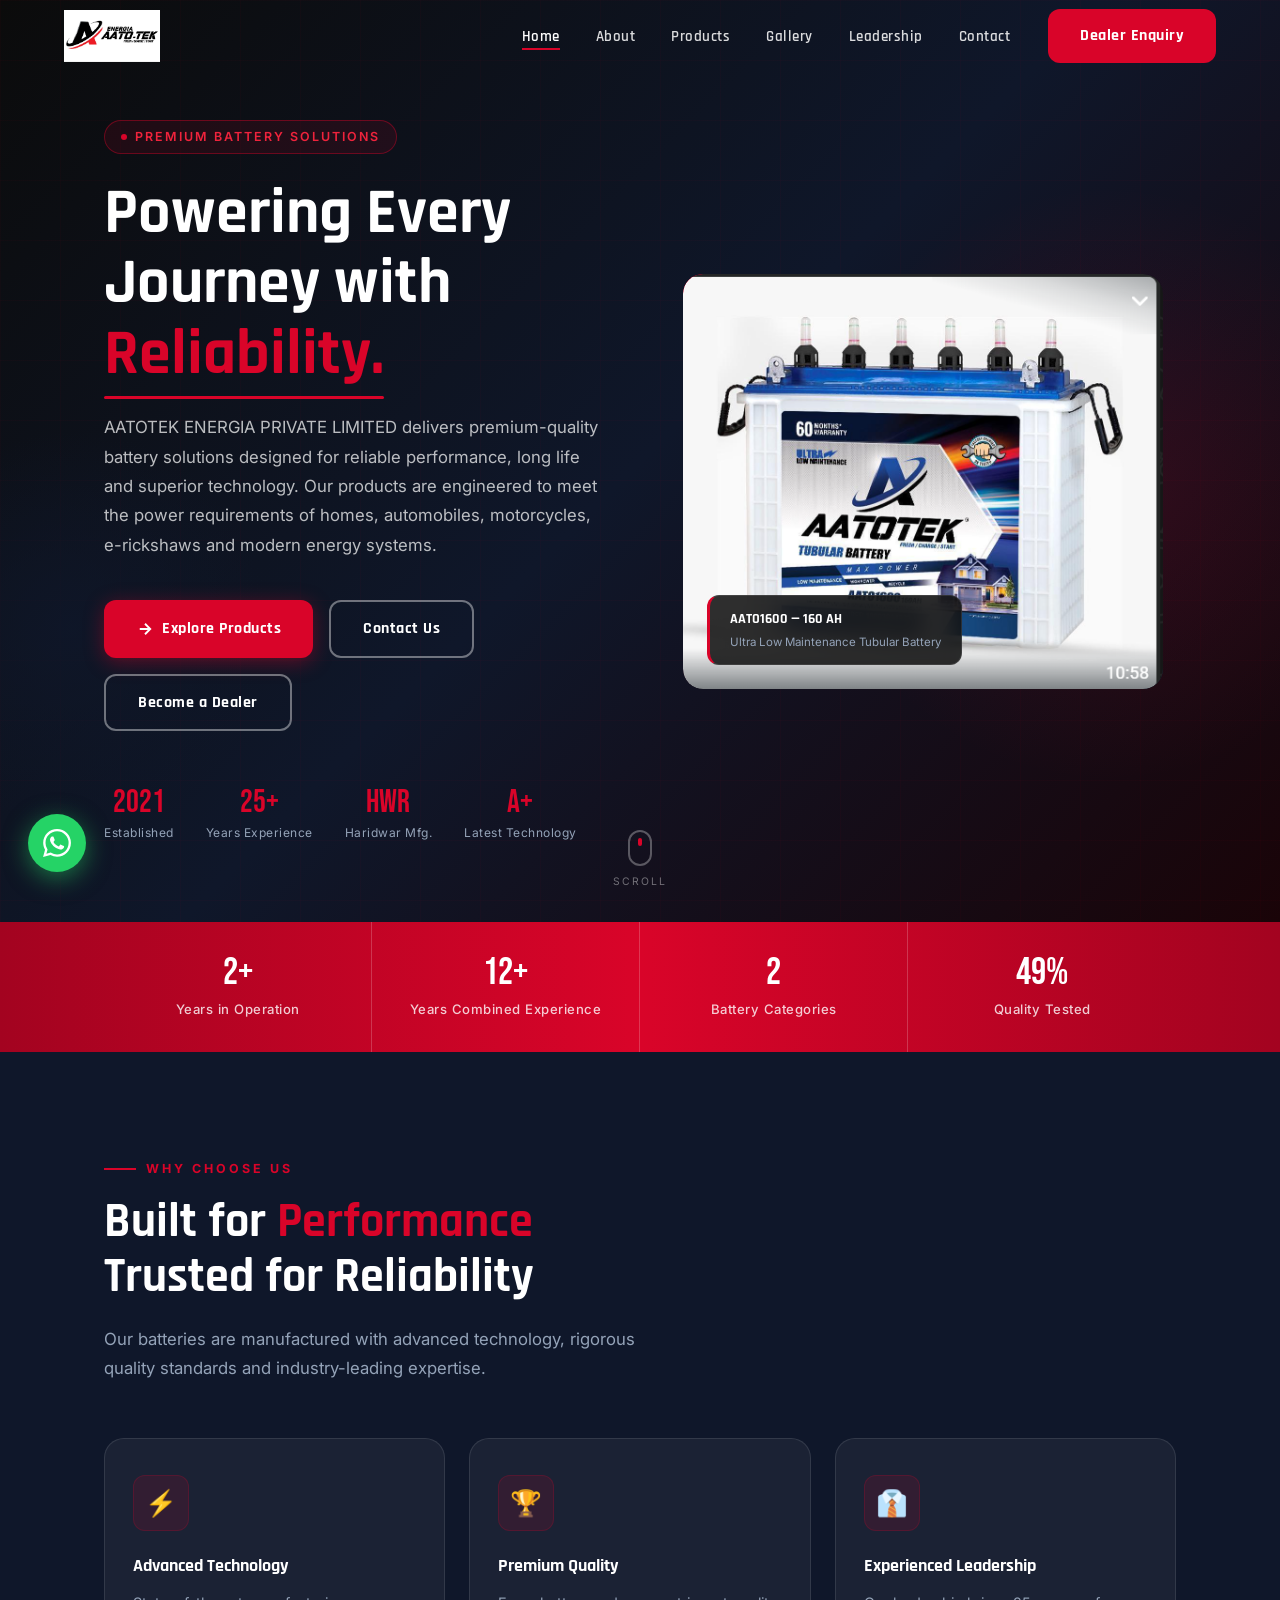
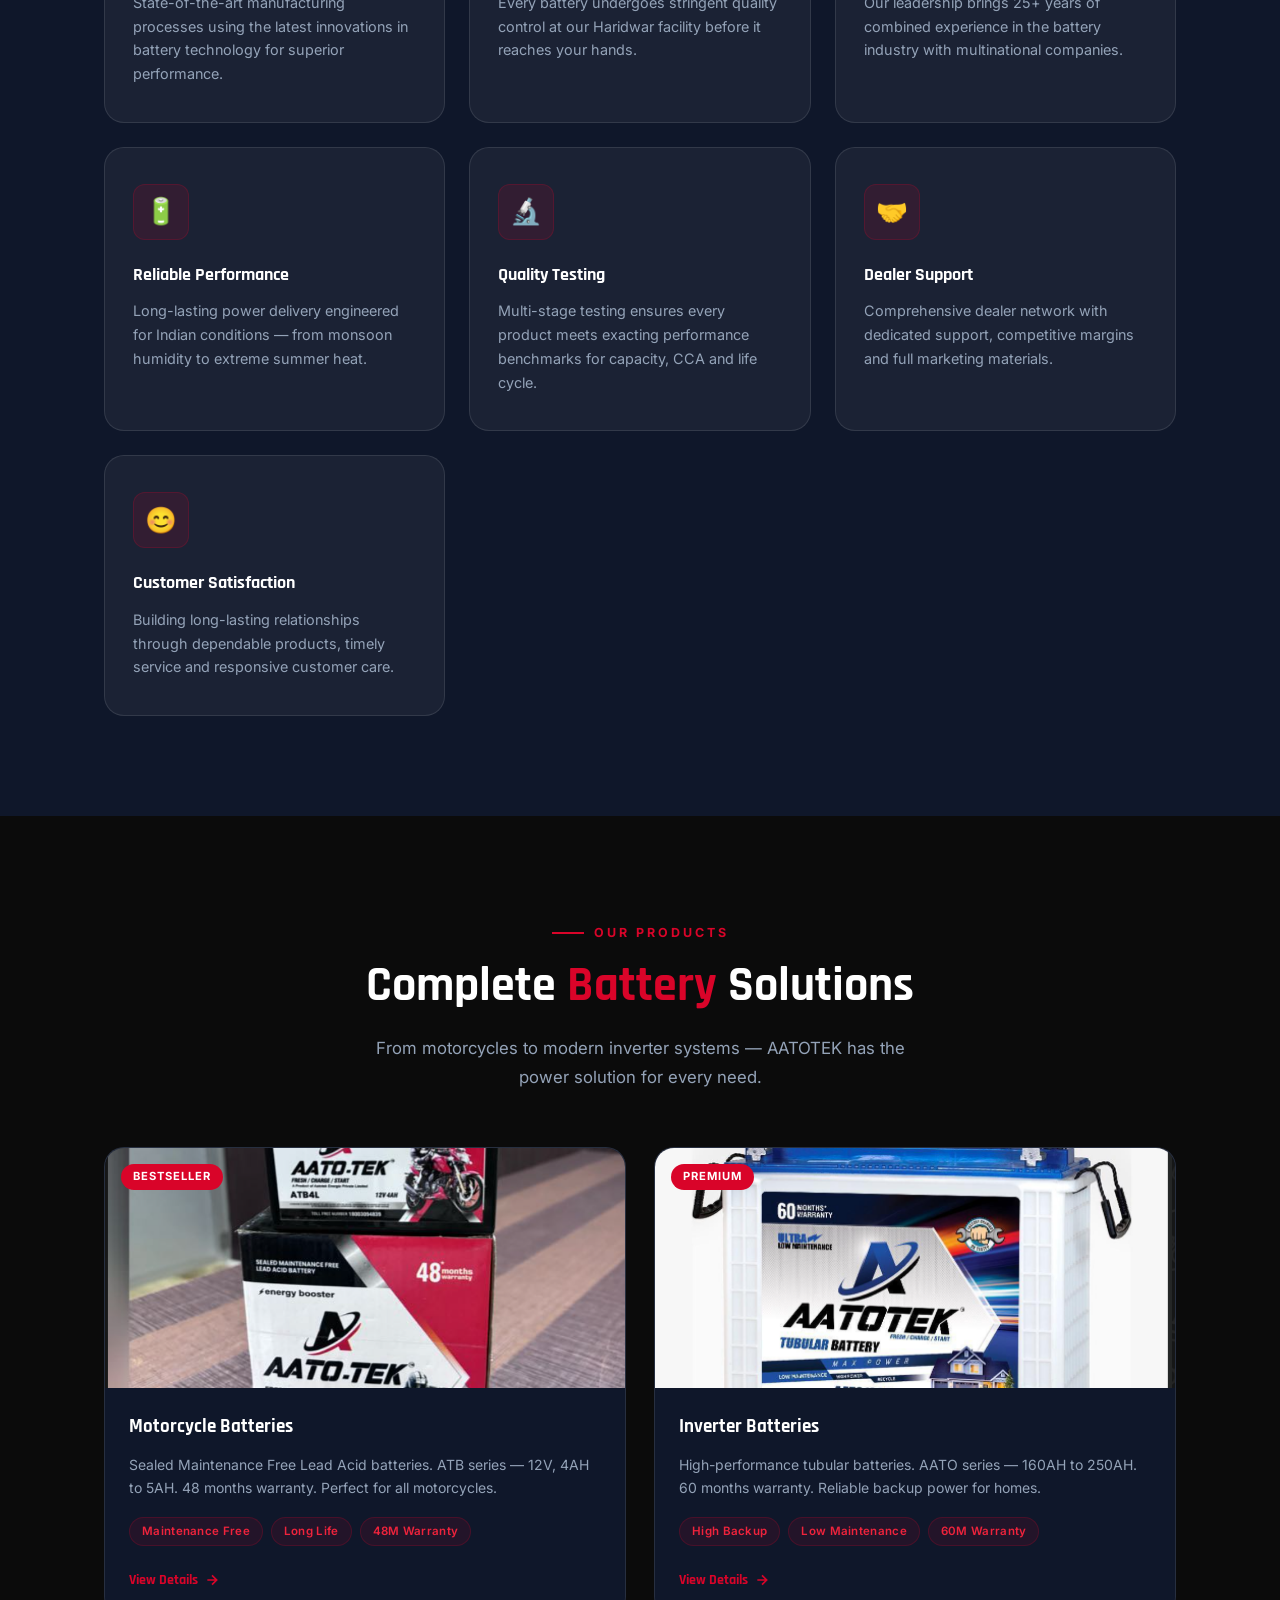
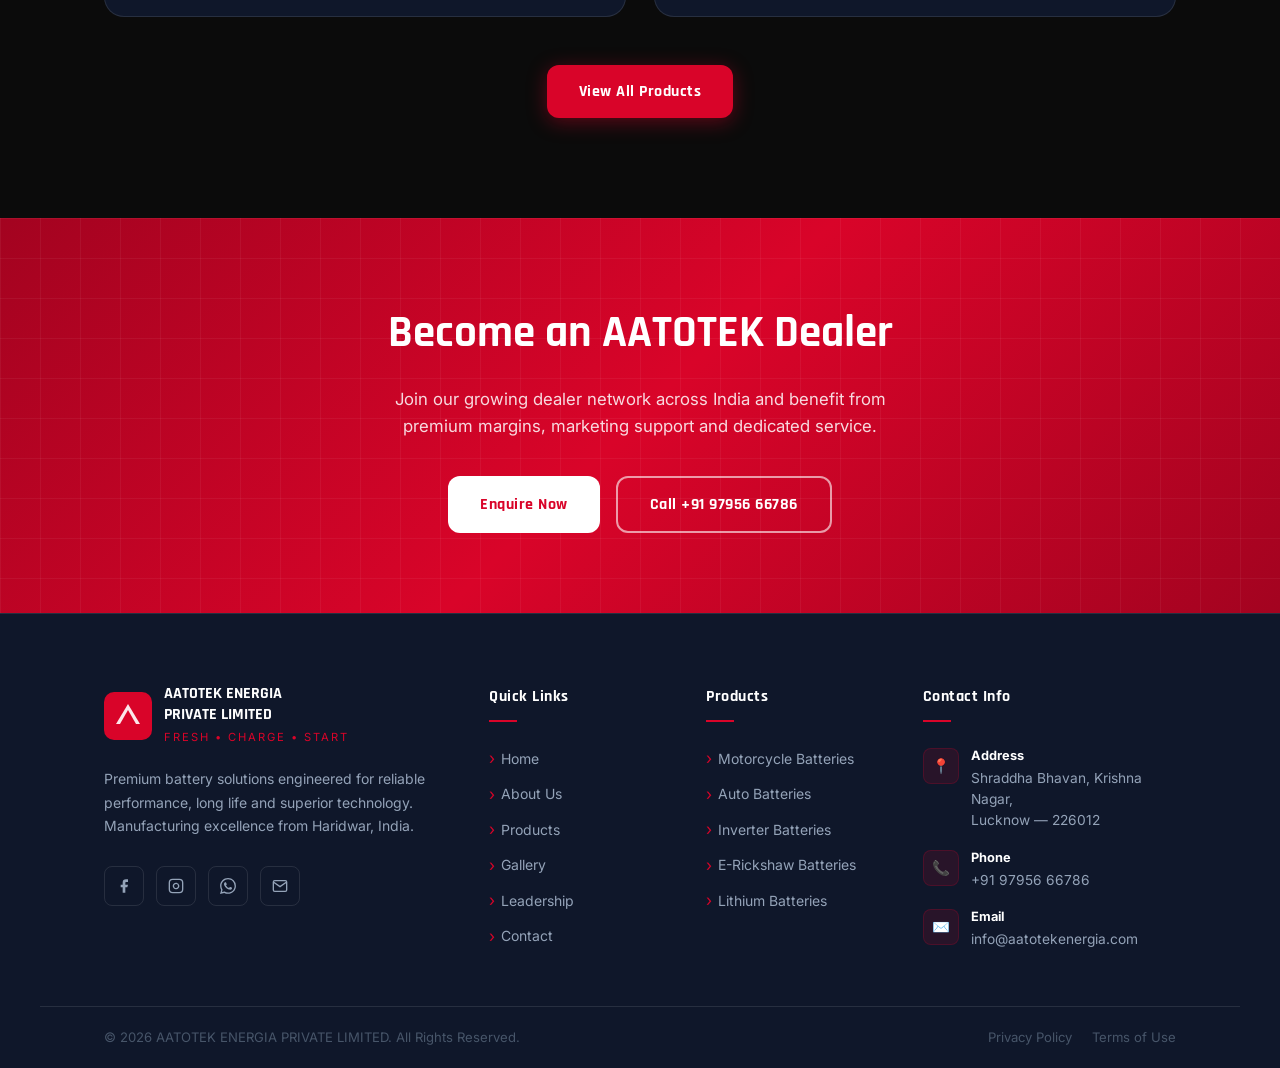
<file: index.html>
<!DOCTYPE html>
<html lang="en">
<head>
  <meta charset="UTF-8" />
  <meta name="viewport" content="width=device-width, initial-scale=1.0" />
  <meta name="description" content="AATOTEK ENERGIA PRIVATE LIMITED — Premium battery solutions for automobiles, motorcycles, inverters, e-rickshaws and modern energy systems. Fresh. Charge. Start." />
  <meta name="keywords" content="AATOTEK, battery, inverter battery, motorcycle battery, auto battery, e-rickshaw battery, Haridwar, India" />
  <title>AATOTEK ENERGIA PRIVATE LIMITED — Fresh • Charge • Start</title>
  <link rel="stylesheet" href="style.css" />
  <link rel="preconnect" href="https://fonts.googleapis.com" />
  <link rel="preconnect" href="https://fonts.gstatic.com" crossorigin />
  <style>
    .nav-logo-img { height: 52px; width: auto; display: block; }
    .loader-logo-img { height: 72px; width: auto; display: block; }
    @media (max-width: 768px) { .nav-logo-img { height: 40px; } }
  </style>
</head>
<body>

  <!-- Loading Screen -->
  <div id="loader">
    <img src="images/aatotek-logo.jpeg" alt="AATOTEK ENERGIA" class="loader-logo-img" />
    <div class="loader-bar"><div class="loader-bar-fill"></div></div>
  </div>

  <!-- Navbar -->
  <nav class="navbar" id="navbar">
    <a href="index.html" class="nav-logo">
      <img src="images/aatotek-logo.jpeg" alt="AATOTEK ENERGIA — Fresh, Charge, Start" class="nav-logo-img" />
    </a>
    <ul class="nav-menu">
      <li><a href="index.html" class="nav-link">Home</a></li>
      <li><a href="about.html" class="nav-link">About</a></li>
      <li><a href="products.html" class="nav-link">Products</a></li>
      <li><a href="gallery.html" class="nav-link">Gallery</a></li>
      <li><a href="leadership.html" class="nav-link">Leadership</a></li>
      <li><a href="contact.html" class="nav-link">Contact</a></li>
      <li><a href="contact.html#dealer" class="btn-dealer-nav btn">Dealer Enquiry</a></li>
    </ul>
    <button class="hamburger" aria-label="Toggle menu">
      <span></span><span></span><span></span>
    </button>
  </nav>

  <!-- Hero Section -->
  <section class="hero" id="home">
    <div class="hero-bg-grid"></div>
    <div class="hero-bg-glow"></div>
    <div class="hero-bg-glow2"></div>
    <div class="hero-content">
      <div class="hero-text">
        <div class="hero-badge">
          <span class="hero-badge-dot"></span>
          Premium Battery Solutions
        </div>
        <h1 class="hero-title">
          Powering Every<br>
          Journey with<br>
          <span class="accent underline-red">Reliability.</span>
        </h1>
        <p class="hero-desc">
          AATOTEK ENERGIA PRIVATE LIMITED delivers premium-quality battery solutions designed for reliable performance, long life and superior technology. Our products are engineered to meet the power requirements of homes, automobiles, motorcycles, e-rickshaws and modern energy systems.
        </p>
        <div class="hero-actions">
          <a href="products.html" class="btn btn-primary">
            <svg width="18" height="18" viewBox="0 0 24 24" fill="none" stroke="currentColor" stroke-width="2.5"><path d="M5 12h14M12 5l7 7-7 7"/></svg>
            Explore Products
          </a>
          <a href="contact.html" class="btn btn-outline">Contact Us</a>
          <a href="contact.html#dealer" class="btn btn-outline">Become a Dealer</a>
        </div>
        <div class="hero-stats">
          <div class="hero-stat">
            <div class="hero-stat-num">2021</div>
            <div class="hero-stat-label">Established</div>
          </div>
          <div class="hero-stat">
            <div class="hero-stat-num">25+</div>
            <div class="hero-stat-label">Years Experience</div>
          </div>
          <div class="hero-stat">
            <div class="hero-stat-num">HWR</div>
            <div class="hero-stat-label">Haridwar Mfg.</div>
          </div>
          <div class="hero-stat">
            <div class="hero-stat-num">A+</div>
            <div class="hero-stat-label">Latest Technology</div>
          </div>
        </div>
      </div>
      <div class="hero-image-side">
        <div class="hero-img-wrapper">
          <img
            src="images/{7BBE0A62-1DCE-469D-A2FA-1609CCDD70B9}.png"
            alt="AATOTEK Tubular Battery AATO1600"
            class="hero-main-img"
          />
          <div class="hero-img-badge">
            <div class="hero-img-badge-title">AATO1600 — 160 AH</div>
            <div class="hero-img-badge-sub">Ultra Low Maintenance Tubular Battery</div>
          </div>
        </div>
      </div>
    </div>
    <div class="scroll-indicator">
      <div class="scroll-mouse"><div class="scroll-mouse-dot"></div></div>
      <span class="scroll-label">Scroll</span>
    </div>
  </section>

  <!-- Stats Strip -->
  <div class="stats-strip">
    <div class="stats-strip-inner">
      <div class="stat-item">
        <div class="stat-number" data-count="5" data-suffix="+">5+</div>
        <div class="stat-label">Years in Operation</div>
      </div>
      <div class="stat-item">
        <div class="stat-number" data-count="25" data-suffix="+">25+</div>
        <div class="stat-label">Years Combined Experience</div>
      </div>
      <div class="stat-item">
        <div class="stat-number" data-count="5" data-suffix="">5</div>
        <div class="stat-label">Battery Categories</div>
      </div>
      <div class="stat-item">
        <div class="stat-number" data-count="100" data-suffix="%">100%</div>
        <div class="stat-label">Quality Tested</div>
      </div>
    </div>
  </div>

  <!-- Why Choose Us -->
  <section class="why-section section-pad">
    <div class="section-inner">
      <div class="reveal">
        <div class="section-label">Why Choose Us</div>
        <h2 class="section-title">Built for <span>Performance</span><br>Trusted for Reliability</h2>
        <p class="section-subtitle">Our batteries are manufactured with advanced technology, rigorous quality standards and industry-leading expertise.</p>
      </div>
      <div class="why-grid">
        <div class="why-card reveal reveal-delay-1">
          <div class="why-icon">⚡</div>
          <h3 class="why-card-title">Advanced Technology</h3>
          <p class="why-card-desc">State-of-the-art manufacturing processes using the latest innovations in battery technology for superior performance.</p>
        </div>
        <div class="why-card reveal reveal-delay-2">
          <div class="why-icon">🏆</div>
          <h3 class="why-card-title">Premium Quality</h3>
          <p class="why-card-desc">Every battery undergoes stringent quality control at our Haridwar facility before it reaches your hands.</p>
        </div>
        <div class="why-card reveal reveal-delay-3">
          <div class="why-icon">👔</div>
          <h3 class="why-card-title">Experienced Leadership</h3>
          <p class="why-card-desc">Our leadership brings 25+ years of combined experience in the battery industry with multinational companies.</p>
        </div>
        <div class="why-card reveal reveal-delay-4">
          <div class="why-icon">🔋</div>
          <h3 class="why-card-title">Reliable Performance</h3>
          <p class="why-card-desc">Long-lasting power delivery engineered for Indian conditions — from monsoon humidity to extreme summer heat.</p>
        </div>
        <div class="why-card reveal reveal-delay-5">
          <div class="why-icon">🔬</div>
          <h3 class="why-card-title">Quality Testing</h3>
          <p class="why-card-desc">Multi-stage testing ensures every product meets exacting performance benchmarks for capacity, CCA and life cycle.</p>
        </div>
        <div class="why-card reveal reveal-delay-6">
          <div class="why-icon">🤝</div>
          <h3 class="why-card-title">Dealer Support</h3>
          <p class="why-card-desc">Comprehensive dealer network with dedicated support, competitive margins and full marketing materials.</p>
        </div>
        <div class="why-card reveal">
          <div class="why-icon">😊</div>
          <h3 class="why-card-title">Customer Satisfaction</h3>
          <p class="why-card-desc">Building long-lasting relationships through dependable products, timely service and responsive customer care.</p>
        </div>
      </div>
    </div>
  </section>

  <!-- Products Preview -->
  <section class="products-section section-pad">
    <div class="section-inner">
      <div class="reveal" style="text-align:center;">
        <div class="section-label" style="justify-content:center;">Our Products</div>
        <h2 class="section-title">Complete <span>Battery</span> Solutions</h2>
        <p class="section-subtitle" style="margin:0 auto;">From motorcycles to modern inverter systems — AATOTEK has the power solution for every need.</p>
      </div>
      <div class="products-grid">
        <div class="product-card reveal reveal-delay-1">
          <div class="product-img-wrap">
            <img src="images/{9180F7CE-76A3-445F-A583-B44F1D168C90}.png" alt="AATOTEK Motorcycle Battery ATB Series" />
            <span class="product-badge">Bestseller</span>
          </div>
          <div class="product-body">
            <h3 class="product-title">Motorcycle Batteries</h3>
            <p class="product-desc">Sealed Maintenance Free Lead Acid batteries. ATB series — 12V, 4AH to 5AH. 48 months warranty. Perfect for all motorcycles.</p>
            <div class="product-features">
              <span class="feature-tag">Maintenance Free</span>
              <span class="feature-tag">Long Life</span>
              <span class="feature-tag">48M Warranty</span>
            </div>
            <a href="products.html" class="product-link">
              View Details
              <svg width="16" height="16" viewBox="0 0 24 24" fill="none" stroke="currentColor" stroke-width="2.5"><path d="M5 12h14M12 5l7 7-7 7"/></svg>
            </a>
          </div>
        </div>
        <div class="product-card reveal reveal-delay-2">
          <div class="product-img-wrap">
            <img src="images/{7BBE0A62-1DCE-469D-A2FA-1609CCDD70B9}.png" alt="AATOTEK Tubular Inverter Battery AATO1600" />
            <span class="product-badge">Premium</span>
          </div>
          <div class="product-body">
            <h3 class="product-title">Inverter Batteries</h3>
            <p class="product-desc">High-performance tubular batteries. AATO series — 160AH to 250AH. 60 months warranty. Reliable backup power for homes.</p>
            <div class="product-features">
              <span class="feature-tag">High Backup</span>
              <span class="feature-tag">Low Maintenance</span>
              <span class="feature-tag">60M Warranty</span>
            </div>
            <a href="products.html" class="product-link">
              View Details
              <svg width="16" height="16" viewBox="0 0 24 24" fill="none" stroke="currentColor" stroke-width="2.5"><path d="M5 12h14M12 5l7 7-7 7"/></svg>
            </a>
          </div>
        </div>
      </div>
      <div style="text-align:center;margin-top:48px;" class="reveal">
        <a href="products.html" class="btn btn-primary">View All Products</a>
      </div>
    </div>
  </section>

  <!-- CTA Band -->
  <div class="cta-band">
    <div class="cta-band-inner">
      <h2 class="cta-title">Become an AATOTEK Dealer</h2>
      <p class="cta-sub">Join our growing dealer network across India and benefit from premium margins, marketing support and dedicated service.</p>
      <div class="cta-actions">
        <a href="contact.html#dealer" class="btn btn-white">Enquire Now</a>
        <a href="tel:+919795666786" class="btn btn-outline-white">Call +91 97956 66786</a>
      </div>
    </div>
  </div>

  <!-- Footer -->
  <footer>
    <div class="footer-main">
      <div class="footer-brand">
        <div class="footer-logo-wrap">
          <div class="footer-logo-icon">
            <svg width="28" height="28" viewBox="0 0 28 28" fill="none">
              <path d="M14 2L26 22H2L14 2Z" fill="white" opacity="0.9"/>
              <path d="M14 8L22 22H6L14 8Z" fill="#D90429"/>
            </svg>
          </div>
          <div>
            <div class="footer-company-name">AATOTEK ENERGIA<br>PRIVATE LIMITED</div>
            <div class="footer-tagline">FRESH &bull; CHARGE &bull; START</div>
          </div>
        </div>
        <p class="footer-desc">Premium battery solutions engineered for reliable performance, long life and superior technology. Manufacturing excellence from Haridwar, India.</p>
        <div class="footer-socials">
          <a href="#" class="social-btn" aria-label="Facebook">
            <svg width="16" height="16" viewBox="0 0 24 24" fill="currentColor"><path d="M18 2h-3a5 5 0 0 0-5 5v3H7v4h3v8h4v-8h3l1-4h-4V7a1 1 0 0 1 1-1h3z"/></svg>
          </a>
          <a href="#" class="social-btn" aria-label="Instagram">
            <svg width="16" height="16" viewBox="0 0 24 24" fill="none" stroke="currentColor" stroke-width="2"><rect x="2" y="2" width="20" height="20" rx="5" ry="5"/><path d="M16 11.37A4 4 0 1 1 12.63 8 4 4 0 0 1 16 11.37z"/><line x1="17.5" y1="6.5" x2="17.51" y2="6.5"/></svg>
          </a>
          <a href="https://wa.me/919795666786" class="social-btn" aria-label="WhatsApp">
            <svg width="16" height="16" viewBox="0 0 24 24" fill="currentColor"><path d="M17.472 14.382c-.297-.149-1.758-.867-2.03-.967-.273-.099-.471-.148-.67.15-.197.297-.767.966-.94 1.164-.173.199-.347.223-.644.075-.297-.15-1.255-.463-2.39-1.475-.883-.788-1.48-1.761-1.653-2.059-.173-.297-.018-.458.13-.606.134-.133.298-.347.446-.52.149-.174.198-.298.298-.497.099-.198.05-.371-.025-.52-.075-.149-.669-1.612-.916-2.207-.242-.579-.487-.5-.669-.51-.173-.008-.371-.01-.57-.01-.198 0-.52.074-.792.372-.272.297-1.04 1.016-1.04 2.479 0 1.462 1.065 2.875 1.213 3.074.149.198 2.096 3.2 5.077 4.487.709.306 1.262.489 1.694.625.712.227 1.36.195 1.871.118.571-.085 1.758-.719 2.006-1.413.248-.694.248-1.289.173-1.413-.074-.124-.272-.198-.57-.347m-5.421 7.403h-.004a9.87 9.87 0 0 1-5.031-1.378l-.361-.214-3.741.982.998-3.648-.235-.374a9.86 9.86 0 0 1-1.51-5.26c.001-5.45 4.436-9.884 9.888-9.884 2.64 0 5.122 1.03 6.988 2.898a9.825 9.825 0 0 1 2.893 6.994c-.003 5.45-4.437 9.884-9.885 9.884m8.413-18.297A11.815 11.815 0 0 0 12.05 0C5.495 0 .16 5.335.157 11.892c0 2.096.547 4.142 1.588 5.945L.057 24l6.305-1.654a11.882 11.882 0 0 0 5.683 1.448h.005c6.554 0 11.89-5.335 11.893-11.893a11.821 11.821 0 0 0-3.48-8.413z"/></svg>
          </a>
          <a href="mailto:info@aatotekenergia.com" class="social-btn" aria-label="Email">
            <svg width="16" height="16" viewBox="0 0 24 24" fill="none" stroke="currentColor" stroke-width="2"><path d="M4 4h16c1.1 0 2 .9 2 2v12c0 1.1-.9 2-2 2H4c-1.1 0-2-.9-2-2V6c0-1.1.9-2 2-2z"/><polyline points="22,6 12,13 2,6"/></svg>
          </a>
        </div>
      </div>
      <div>
        <h4 class="footer-col-title">Quick Links</h4>
        <ul class="footer-links">
          <li><a href="index.html" class="footer-link">Home</a></li>
          <li><a href="about.html" class="footer-link">About Us</a></li>
          <li><a href="products.html" class="footer-link">Products</a></li>
          <li><a href="gallery.html" class="footer-link">Gallery</a></li>
          <li><a href="leadership.html" class="footer-link">Leadership</a></li>
          <li><a href="contact.html" class="footer-link">Contact</a></li>
        </ul>
      </div>
      <div>
        <h4 class="footer-col-title">Products</h4>
        <ul class="footer-links">
          <li><a href="products.html" class="footer-link">Motorcycle Batteries</a></li>
          <li><a href="products.html" class="footer-link">Auto Batteries</a></li>
          <li><a href="products.html" class="footer-link">Inverter Batteries</a></li>
          <li><a href="products.html" class="footer-link">E-Rickshaw Batteries</a></li>
          <li><a href="products.html" class="footer-link">Lithium Batteries</a></li>
        </ul>
      </div>
      <div>
        <h4 class="footer-col-title">Contact Info</h4>
        <div class="footer-contact-item">
          <div class="footer-contact-icon">📍</div>
          <div class="footer-contact-text">
            <strong>Address</strong>
            Shraddha Bhavan, Krishna Nagar,<br>Lucknow — 226012
          </div>
        </div>
        <div class="footer-contact-item">
          <div class="footer-contact-icon">📞</div>
          <div class="footer-contact-text">
            <strong>Phone</strong>
            <a href="tel:+919795666786" style="color:inherit;">+91 97956 66786</a>
          </div>
        </div>
        <div class="footer-contact-item">
          <div class="footer-contact-icon">✉️</div>
          <div class="footer-contact-text">
            <strong>Email</strong>
            <a href="mailto:info@aatotekenergia.com" style="color:inherit;">info@aatotekenergia.com</a>
          </div>
        </div>
      </div>
    </div>
    <div class="footer-bottom">
      <p class="footer-copy">&copy; 2026 AATOTEK ENERGIA PRIVATE LIMITED. All Rights Reserved.</p>
      <div class="footer-bottom-links">
        <a href="#" class="footer-bottom-link">Privacy Policy</a>
        <a href="#" class="footer-bottom-link">Terms of Use</a>
      </div>
    </div>
  </footer>

  <!-- WhatsApp Float -->
  <a href="https://wa.me/919795666786" class="whatsapp-float" target="_blank" rel="noopener" aria-label="WhatsApp">
    <svg width="28" height="28" viewBox="0 0 24 24" fill="white"><path d="M17.472 14.382c-.297-.149-1.758-.867-2.03-.967-.273-.099-.471-.148-.67.15-.197.297-.767.966-.94 1.164-.173.199-.347.223-.644.075-.297-.15-1.255-.463-2.39-1.475-.883-.788-1.48-1.761-1.653-2.059-.173-.297-.018-.458.13-.606.134-.133.298-.347.446-.52.149-.174.198-.298.298-.497.099-.198.05-.371-.025-.52-.075-.149-.669-1.612-.916-2.207-.242-.579-.487-.5-.669-.51-.173-.008-.371-.01-.57-.01-.198 0-.52.074-.792.372-.272.297-1.04 1.016-1.04 2.479 0 1.462 1.065 2.875 1.213 3.074.149.198 2.096 3.2 5.077 4.487.709.306 1.262.489 1.694.625.712.227 1.36.195 1.871.118.571-.085 1.758-.719 2.006-1.413.248-.694.248-1.289.173-1.413-.074-.124-.272-.198-.57-.347m-5.421 7.403h-.004a9.87 9.87 0 0 1-5.031-1.378l-.361-.214-3.741.982.998-3.648-.235-.374a9.86 9.86 0 0 1-1.51-5.26c.001-5.45 4.436-9.884 9.888-9.884 2.64 0 5.122 1.03 6.988 2.898a9.825 9.825 0 0 1 2.893 6.994c-.003 5.45-4.437 9.884-9.885 9.884m8.413-18.297A11.815 11.815 0 0 0 12.05 0C5.495 0 .16 5.335.157 11.892c0 2.096.547 4.142 1.588 5.945L.057 24l6.305-1.654a11.882 11.882 0 0 0 5.683 1.448h.005c6.554 0 11.89-5.335 11.893-11.893a11.821 11.821 0 0 0-3.48-8.413z"/></svg>
  </a>

  <!-- Back To Top -->
  <button class="back-top" aria-label="Back to top">
    <svg width="20" height="20" viewBox="0 0 24 24" fill="none" stroke="currentColor" stroke-width="2.5"><path d="M18 15l-6-6-6 6"/></svg>
  </button>

  <script src="js/script.js"></script>
</body>
</html>
</file>
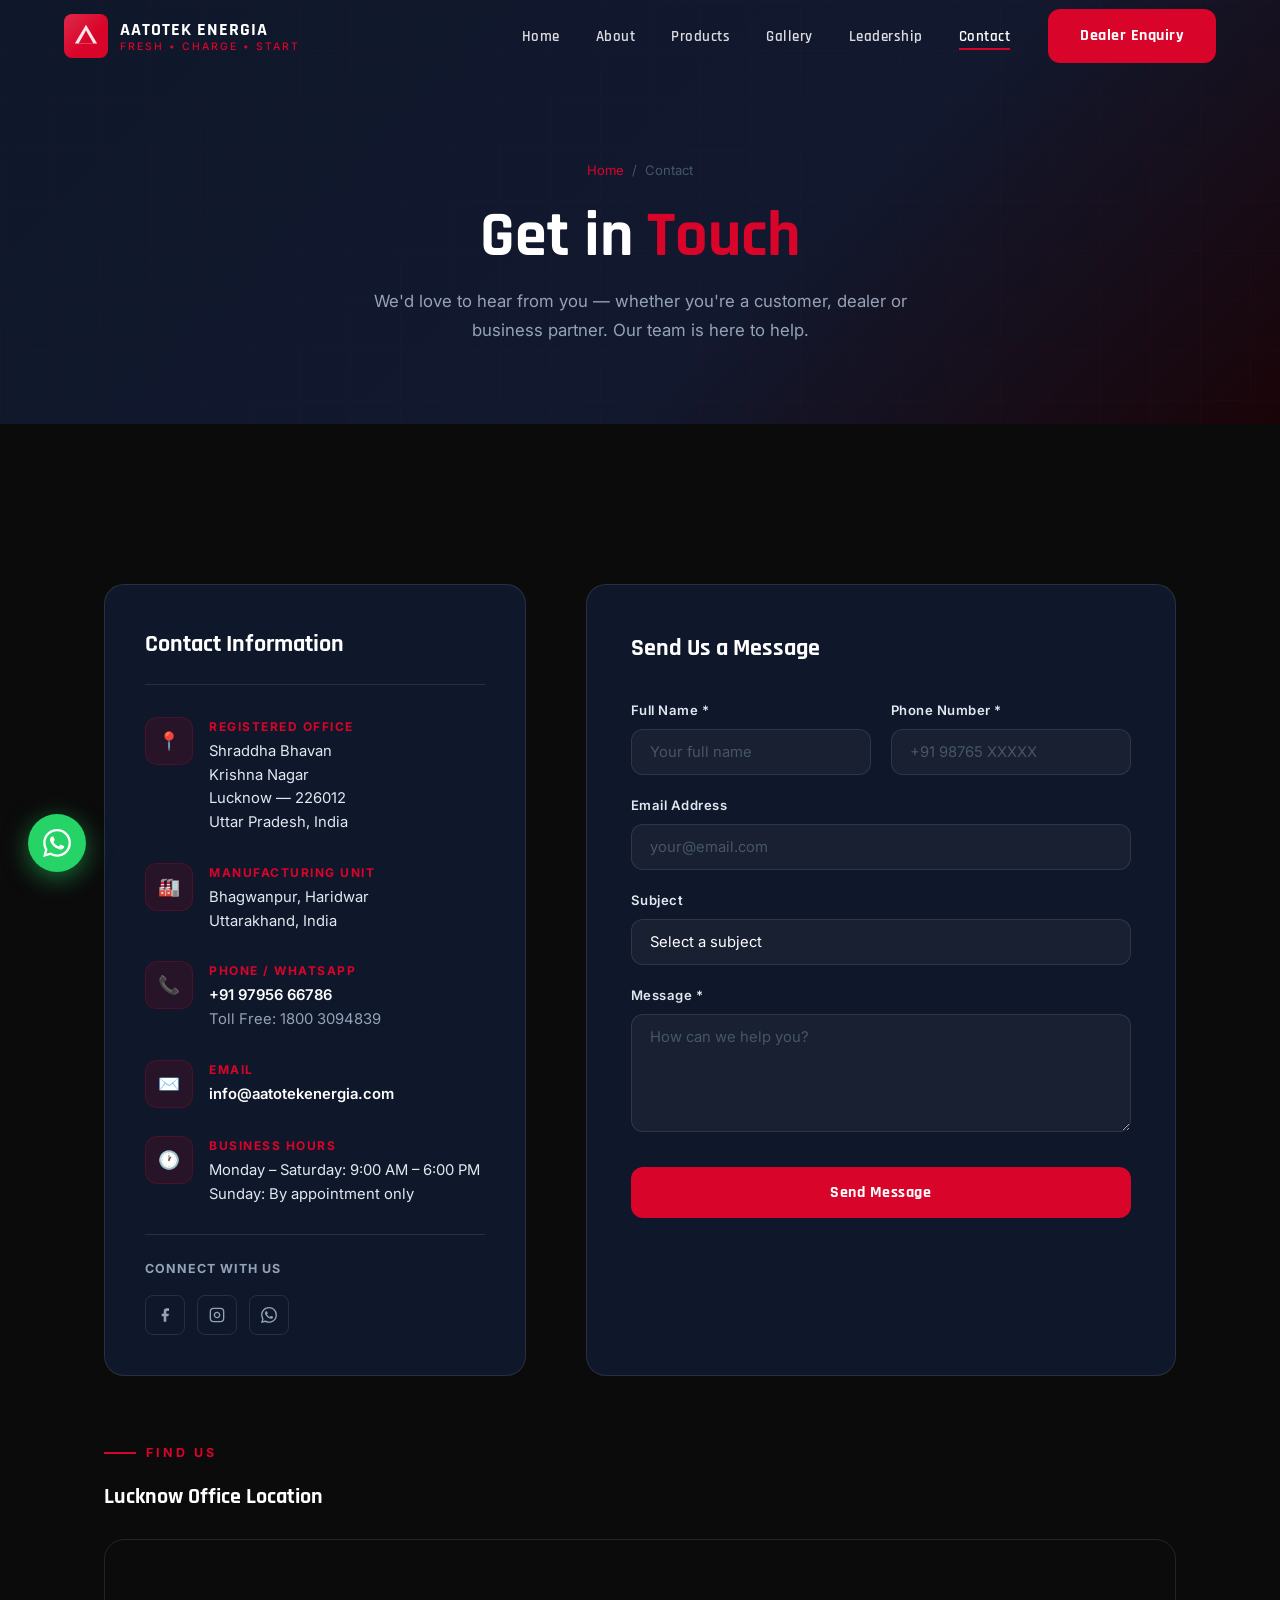
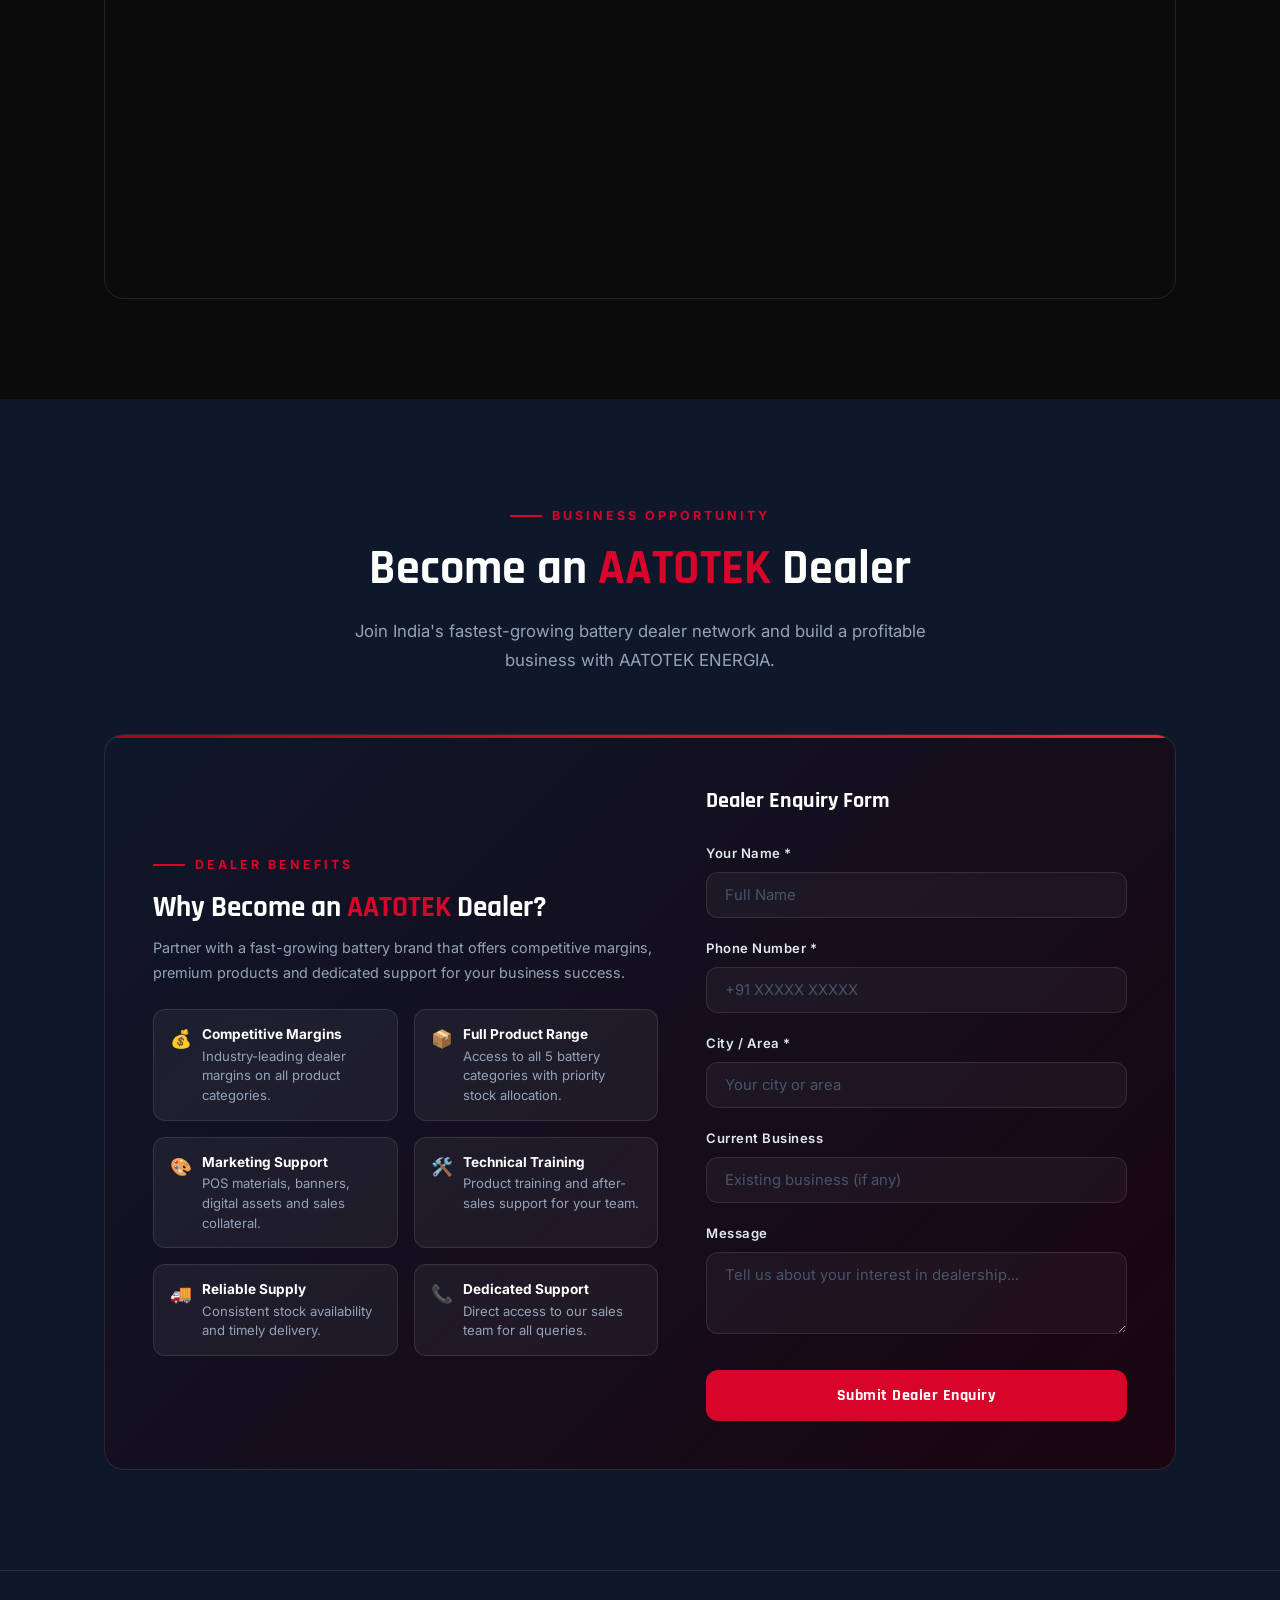
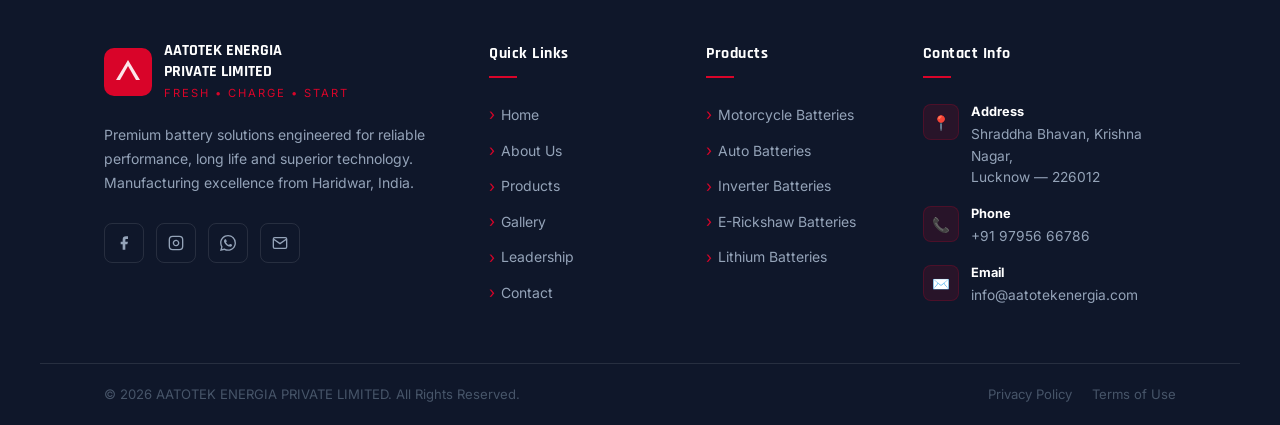
<file: contact.html>
<!DOCTYPE html>
<html lang="en">
<head>
  <meta charset="UTF-8" />
  <meta name="viewport" content="width=device-width, initial-scale=1.0" />
  <meta name="description" content="Contact AATOTEK ENERGIA PRIVATE LIMITED — Shraddha Bhavan, Krishna Nagar, Lucknow. Phone: +91 9795666786. Email: info@aatotekenergia.com" />
  <title>Contact — AATOTEK ENERGIA PRIVATE LIMITED</title>
  <link rel="stylesheet" href="style.css" />
  <link rel="preconnect" href="https://fonts.googleapis.com" />
  <link rel="preconnect" href="https://fonts.gstatic.com" crossorigin />
  <style>
    .dealer-section {
      background: linear-gradient(135deg, var(--navy) 0%, #1a0510 100%);
      border: 1px solid var(--glass-border);
      border-radius: var(--radius-lg);
      padding: 48px;
      margin-top: 60px;
      position: relative;
      overflow: hidden;
    }
    .dealer-section::before {
      content: '';
      position: absolute;
      top: 0; left: 0; right: 0;
      height: 3px;
      background: linear-gradient(90deg, var(--red-dark), var(--red-light));
    }
    .dealer-layout {
      display: grid;
      grid-template-columns: 1.2fr 1fr;
      gap: 48px;
      align-items: center;
    }
    .dealer-benefits {
      display: grid;
      grid-template-columns: 1fr 1fr;
      gap: 16px;
      margin-top: 24px;
    }
    .dealer-benefit {
      display: flex;
      align-items: flex-start;
      gap: 10px;
      padding: 14px 16px;
      background: var(--glass-bg);
      border: 1px solid var(--glass-border);
      border-radius: var(--radius);
    }
    .dealer-benefit-icon { font-size: 1.1rem; flex-shrink: 0; margin-top: 1px; }
    .dealer-benefit-text { font-size: 0.82rem; color: var(--grey-400); line-height: 1.5; }
    .dealer-benefit-text strong { color: var(--white); display: block; font-size: 0.85rem; margin-bottom: 2px; }
    .dealer-form { }
    .dealer-title {
      font-family: var(--font-head);
      font-size: 1.4rem;
      font-weight: 700;
      margin-bottom: 24px;
      color: var(--white);
    }
    @media(max-width:768px){
      .dealer-layout { grid-template-columns:1fr; }
      .dealer-benefits { grid-template-columns:1fr; }
      .dealer-section { padding:32px 24px; }
    }
  </style>
</head>
<body>

  <!-- Navbar -->
  <nav class="navbar scrolled" id="navbar">
    <a href="index.html" class="nav-logo">
      <div class="nav-logo-icon">
        <svg width="26" height="26" viewBox="0 0 28 28" fill="none">
          <path d="M14 2L26 22H2L14 2Z" fill="white" opacity="0.9"/>
          <path d="M14 8L22 22H6L14 8Z" fill="#D90429"/>
        </svg>
      </div>
      <div class="nav-logo-text">
        <div class="nav-logo-name">AATOTEK ENERGIA</div>
        <div class="nav-logo-tagline">Fresh &bull; Charge &bull; Start</div>
      </div>
    </a>
    <ul class="nav-menu">
      <li><a href="index.html" class="nav-link">Home</a></li>
      <li><a href="about.html" class="nav-link">About</a></li>
      <li><a href="products.html" class="nav-link">Products</a></li>
      <li><a href="gallery.html" class="nav-link">Gallery</a></li>
      <li><a href="leadership.html" class="nav-link">Leadership</a></li>
      <li><a href="contact.html" class="nav-link">Contact</a></li>
      <li><a href="#dealer" class="btn-dealer-nav btn">Dealer Enquiry</a></li>
    </ul>
    <button class="hamburger" aria-label="Toggle menu">
      <span></span><span></span><span></span>
    </button>
  </nav>

  <!-- Page Hero -->
  <div class="page-hero">
    <div class="page-hero-content">
      <div class="breadcrumb">
        <a href="index.html">Home</a>
        <span>/</span>
        <span>Contact</span>
      </div>
      <h1 class="page-hero-title">Get in <span>Touch</span></h1>
      <p class="page-hero-sub">We'd love to hear from you — whether you're a customer, dealer or business partner. Our team is here to help.</p>
    </div>
  </div>

  <!-- Contact Main -->
  <section class="section-pad" style="background:var(--black);" id="contact">
    <div class="section-inner">
      <div class="contact-layout">

        <!-- Contact Info -->
        <div class="contact-info-card reveal-left">
          <h3 class="contact-info-title">Contact Information</h3>

          <div class="contact-detail">
            <div class="contact-detail-icon">📍</div>
            <div>
              <div class="contact-detail-label">Registered Office</div>
              <div class="contact-detail-value">
                Shraddha Bhavan<br>
                Krishna Nagar<br>
                Lucknow — 226012<br>
                Uttar Pradesh, India
              </div>
            </div>
          </div>

          <div class="contact-detail">
            <div class="contact-detail-icon">🏭</div>
            <div>
              <div class="contact-detail-label">Manufacturing Unit</div>
              <div class="contact-detail-value">
                Bhagwanpur, Haridwar<br>
                Uttarakhand, India
              </div>
            </div>
          </div>

          <div class="contact-detail">
            <div class="contact-detail-icon">📞</div>
            <div>
              <div class="contact-detail-label">Phone / WhatsApp</div>
              <div class="contact-detail-value">
                <a href="tel:+919795666786" style="color:var(--white);font-weight:600;">+91 97956 66786</a><br>
                <a href="tel:18003094839" style="color:var(--grey-400);">Toll Free: 1800 3094839</a>
              </div>
            </div>
          </div>

          <div class="contact-detail">
            <div class="contact-detail-icon">✉️</div>
            <div>
              <div class="contact-detail-label">Email</div>
              <div class="contact-detail-value">
                <a href="mailto:info@aatotekenergia.com" style="color:var(--white);font-weight:600;">info@aatotekenergia.com</a>
              </div>
            </div>
          </div>

          <div class="contact-detail">
            <div class="contact-detail-icon">🕐</div>
            <div>
              <div class="contact-detail-label">Business Hours</div>
              <div class="contact-detail-value">
                Monday – Saturday: 9:00 AM – 6:00 PM<br>
                Sunday: By appointment only
              </div>
            </div>
          </div>

          <!-- Social Links -->
          <div style="margin-top:28px;padding-top:24px;border-top:1px solid var(--glass-border);">
            <div style="font-size:0.78rem;font-weight:700;letter-spacing:1px;text-transform:uppercase;color:var(--grey-400);margin-bottom:16px;">Connect With Us</div>
            <div style="display:flex;gap:12px;">
              <a href="#" class="social-btn" aria-label="Facebook"><svg width="16" height="16" viewBox="0 0 24 24" fill="currentColor"><path d="M18 2h-3a5 5 0 0 0-5 5v3H7v4h3v8h4v-8h3l1-4h-4V7a1 1 0 0 1 1-1h3z"/></svg></a>
              <a href="#" class="social-btn" aria-label="Instagram"><svg width="16" height="16" viewBox="0 0 24 24" fill="none" stroke="currentColor" stroke-width="2"><rect x="2" y="2" width="20" height="20" rx="5" ry="5"/><path d="M16 11.37A4 4 0 1 1 12.63 8 4 4 0 0 1 16 11.37z"/><line x1="17.5" y1="6.5" x2="17.51" y2="6.5"/></svg></a>
              <a href="https://wa.me/919795666786" class="social-btn" aria-label="WhatsApp"><svg width="16" height="16" viewBox="0 0 24 24" fill="currentColor"><path d="M17.472 14.382c-.297-.149-1.758-.867-2.03-.967-.273-.099-.471-.148-.67.15-.197.297-.767.966-.94 1.164-.173.199-.347.223-.644.075-.297-.15-1.255-.463-2.39-1.475-.883-.788-1.48-1.761-1.653-2.059-.173-.297-.018-.458.13-.606.134-.133.298-.347.446-.52.149-.174.198-.298.298-.497.099-.198.05-.371-.025-.52-.075-.149-.669-1.612-.916-2.207-.242-.579-.487-.5-.669-.51-.173-.008-.371-.01-.57-.01-.198 0-.52.074-.792.372-.272.297-1.04 1.016-1.04 2.479 0 1.462 1.065 2.875 1.213 3.074.149.198 2.096 3.2 5.077 4.487.709.306 1.262.489 1.694.625.712.227 1.36.195 1.871.118.571-.085 1.758-.719 2.006-1.413.248-.694.248-1.289.173-1.413-.074-.124-.272-.198-.57-.347m-5.421 7.403h-.004a9.87 9.87 0 0 1-5.031-1.378l-.361-.214-3.741.982.998-3.648-.235-.374a9.86 9.86 0 0 1-1.51-5.26c.001-5.45 4.436-9.884 9.888-9.884 2.64 0 5.122 1.03 6.988 2.898a9.825 9.825 0 0 1 2.893 6.994c-.003 5.45-4.437 9.884-9.885 9.884m8.413-18.297A11.815 11.815 0 0 0 12.05 0C5.495 0 .16 5.335.157 11.892c0 2.096.547 4.142 1.588 5.945L.057 24l6.305-1.654a11.882 11.882 0 0 0 5.683 1.448h.005c6.554 0 11.89-5.335 11.893-11.893a11.821 11.821 0 0 0-3.48-8.413z"/></svg></a>
            </div>
          </div>
        </div>

        <!-- Contact Form -->
        <div class="contact-form-card reveal-right">
          <h3 class="form-title">Send Us a Message</h3>
          <form id="contact-form">
            <div class="form-row">
              <div class="form-group">
                <label class="form-label" for="name">Full Name *</label>
                <input type="text" id="name" name="name" class="form-control" placeholder="Your full name" required />
              </div>
              <div class="form-group">
                <label class="form-label" for="phone">Phone Number *</label>
                <input type="tel" id="phone" name="phone" class="form-control" placeholder="+91 98765 XXXXX" required />
              </div>
            </div>
            <div class="form-group">
              <label class="form-label" for="email">Email Address</label>
              <input type="email" id="email" name="email" class="form-control" placeholder="your@email.com" />
            </div>
            <div class="form-group">
              <label class="form-label" for="subject">Subject</label>
              <select id="subject" name="subject" class="form-control" style="appearance:none;-webkit-appearance:none;">
                <option value="" style="background:var(--navy);">Select a subject</option>
                <option value="general" style="background:var(--navy);">General Enquiry</option>
                <option value="product" style="background:var(--navy);">Product Information</option>
                <option value="dealer" style="background:var(--navy);">Dealer Enquiry</option>
                <option value="support" style="background:var(--navy);">After Sales Support</option>
                <option value="pricing" style="background:var(--navy);">Pricing Request</option>
              </select>
            </div>
            <div class="form-group">
              <label class="form-label" for="message">Message *</label>
              <textarea id="message" name="message" class="form-control" rows="5" placeholder="How can we help you?" required></textarea>
            </div>
            <button type="submit" class="form-submit">Send Message</button>
            <div class="form-success">
              ✅ Thank you! Your message has been sent. We'll get back to you within 24 hours.
            </div>
          </form>
        </div>

      </div>

      <!-- Google Map -->
      <div class="map-section reveal">
        <div class="section-label">Find Us</div>
        <h3 style="font-family:var(--font-head);font-size:1.4rem;font-weight:700;margin-bottom:24px;">Lucknow Office Location</h3>
        <div class="map-wrap">
          <iframe
            src="https://www.google.com/maps/embed?pb=!1m18!1m12!1m3!1d3559.912!2d80.9395!3d26.8467!2m3!1f0!2f0!3f0!3m2!1i1024!2i768!4f13.1!3m3!1m2!1s0x399bfdc9a07e20e1%3A0x94f39f44cdf46c3b!2sKrishna%20Nagar%2C%20Lucknow%2C%20Uttar%20Pradesh%20226012!5e0!3m2!1sen!2sin!4v1680000000000!5m2!1sen!2sin"
            width="100%"
            height="360"
            style="border:0;"
            allowfullscreen=""
            loading="lazy"
            referrerpolicy="no-referrer-when-downgrade"
            title="AATOTEK ENERGIA Office Location — Krishna Nagar, Lucknow"
          ></iframe>
        </div>
      </div>
    </div>
  </section>

  <!-- Dealer Enquiry Section -->
  <section class="section-pad" style="background:var(--navy);" id="dealer">
    <div class="section-inner">
      <div class="reveal" style="text-align:center;margin-bottom:16px;">
        <div class="section-label" style="justify-content:center;">Business Opportunity</div>
        <h2 class="section-title">Become an <span>AATOTEK</span> Dealer</h2>
        <p class="section-subtitle" style="margin:0 auto;">Join India's fastest-growing battery dealer network and build a profitable business with AATOTEK ENERGIA.</p>
      </div>
      <div class="dealer-section reveal">
        <div class="dealer-layout">
          <div>
            <div class="section-label">Dealer Benefits</div>
            <h3 class="section-title" style="font-size:1.8rem;margin-bottom:12px;">Why Become an <span>AATOTEK</span> Dealer?</h3>
            <p style="color:var(--grey-400);font-size:0.9rem;line-height:1.7;margin-bottom:24px;">Partner with a fast-growing battery brand that offers competitive margins, premium products and dedicated support for your business success.</p>
            <div class="dealer-benefits">
              <div class="dealer-benefit">
                <span class="dealer-benefit-icon">💰</span>
                <div class="dealer-benefit-text">
                  <strong>Competitive Margins</strong>
                  Industry-leading dealer margins on all product categories.
                </div>
              </div>
              <div class="dealer-benefit">
                <span class="dealer-benefit-icon">📦</span>
                <div class="dealer-benefit-text">
                  <strong>Full Product Range</strong>
                  Access to all 5 battery categories with priority stock allocation.
                </div>
              </div>
              <div class="dealer-benefit">
                <span class="dealer-benefit-icon">🎨</span>
                <div class="dealer-benefit-text">
                  <strong>Marketing Support</strong>
                  POS materials, banners, digital assets and sales collateral.
                </div>
              </div>
              <div class="dealer-benefit">
                <span class="dealer-benefit-icon">🛠️</span>
                <div class="dealer-benefit-text">
                  <strong>Technical Training</strong>
                  Product training and after-sales support for your team.
                </div>
              </div>
              <div class="dealer-benefit">
                <span class="dealer-benefit-icon">🚚</span>
                <div class="dealer-benefit-text">
                  <strong>Reliable Supply</strong>
                  Consistent stock availability and timely delivery.
                </div>
              </div>
              <div class="dealer-benefit">
                <span class="dealer-benefit-icon">📞</span>
                <div class="dealer-benefit-text">
                  <strong>Dedicated Support</strong>
                  Direct access to our sales team for all queries.
                </div>
              </div>
            </div>
          </div>
          <div class="dealer-form">
            <h4 class="dealer-title">Dealer Enquiry Form</h4>
            <form id="dealer-form">
              <div class="form-group">
                <label class="form-label">Your Name *</label>
                <input type="text" class="form-control" placeholder="Full Name" required />
              </div>
              <div class="form-group">
                <label class="form-label">Phone Number *</label>
                <input type="tel" class="form-control" placeholder="+91 XXXXX XXXXX" required />
              </div>
              <div class="form-group">
                <label class="form-label">City / Area *</label>
                <input type="text" class="form-control" placeholder="Your city or area" required />
              </div>
              <div class="form-group">
                <label class="form-label">Current Business</label>
                <input type="text" class="form-control" placeholder="Existing business (if any)" />
              </div>
              <div class="form-group">
                <label class="form-label">Message</label>
                <textarea class="form-control" rows="3" placeholder="Tell us about your interest in dealership..."></textarea>
              </div>
              <button type="submit" class="form-submit" onclick="this.textContent='Enquiry Sent!';this.style.background='#059669';return false;">Submit Dealer Enquiry</button>
            </form>
          </div>
        </div>
      </div>
    </div>
  </section>

  <!-- Footer -->
  <footer>
    <div class="footer-main">
      <div class="footer-brand">
        <div class="footer-logo-wrap">
          <div class="footer-logo-icon">
            <svg width="28" height="28" viewBox="0 0 28 28" fill="none">
              <path d="M14 2L26 22H2L14 2Z" fill="white" opacity="0.9"/>
              <path d="M14 8L22 22H6L14 8Z" fill="#D90429"/>
            </svg>
          </div>
          <div>
            <div class="footer-company-name">AATOTEK ENERGIA<br>PRIVATE LIMITED</div>
            <div class="footer-tagline">FRESH &bull; CHARGE &bull; START</div>
          </div>
        </div>
        <p class="footer-desc">Premium battery solutions engineered for reliable performance, long life and superior technology. Manufacturing excellence from Haridwar, India.</p>
        <div class="footer-socials">
          <a href="#" class="social-btn" aria-label="Facebook"><svg width="16" height="16" viewBox="0 0 24 24" fill="currentColor"><path d="M18 2h-3a5 5 0 0 0-5 5v3H7v4h3v8h4v-8h3l1-4h-4V7a1 1 0 0 1 1-1h3z"/></svg></a>
          <a href="#" class="social-btn" aria-label="Instagram"><svg width="16" height="16" viewBox="0 0 24 24" fill="none" stroke="currentColor" stroke-width="2"><rect x="2" y="2" width="20" height="20" rx="5" ry="5"/><path d="M16 11.37A4 4 0 1 1 12.63 8 4 4 0 0 1 16 11.37z"/><line x1="17.5" y1="6.5" x2="17.51" y2="6.5"/></svg></a>
          <a href="https://wa.me/919795666786" class="social-btn" aria-label="WhatsApp"><svg width="16" height="16" viewBox="0 0 24 24" fill="currentColor"><path d="M17.472 14.382c-.297-.149-1.758-.867-2.03-.967-.273-.099-.471-.148-.67.15-.197.297-.767.966-.94 1.164-.173.199-.347.223-.644.075-.297-.15-1.255-.463-2.39-1.475-.883-.788-1.48-1.761-1.653-2.059-.173-.297-.018-.458.13-.606.134-.133.298-.347.446-.52.149-.174.198-.298.298-.497.099-.198.05-.371-.025-.52-.075-.149-.669-1.612-.916-2.207-.242-.579-.487-.5-.669-.51-.173-.008-.371-.01-.57-.01-.198 0-.52.074-.792.372-.272.297-1.04 1.016-1.04 2.479 0 1.462 1.065 2.875 1.213 3.074.149.198 2.096 3.2 5.077 4.487.709.306 1.262.489 1.694.625.712.227 1.36.195 1.871.118.571-.085 1.758-.719 2.006-1.413.248-.694.248-1.289.173-1.413-.074-.124-.272-.198-.57-.347m-5.421 7.403h-.004a9.87 9.87 0 0 1-5.031-1.378l-.361-.214-3.741.982.998-3.648-.235-.374a9.86 9.86 0 0 1-1.51-5.26c.001-5.45 4.436-9.884 9.888-9.884 2.64 0 5.122 1.03 6.988 2.898a9.825 9.825 0 0 1 2.893 6.994c-.003 5.45-4.437 9.884-9.885 9.884m8.413-18.297A11.815 11.815 0 0 0 12.05 0C5.495 0 .16 5.335.157 11.892c0 2.096.547 4.142 1.588 5.945L.057 24l6.305-1.654a11.882 11.882 0 0 0 5.683 1.448h.005c6.554 0 11.89-5.335 11.893-11.893a11.821 11.821 0 0 0-3.48-8.413z"/></svg></a>
          <a href="mailto:info@aatotekenergia.com" class="social-btn" aria-label="Email"><svg width="16" height="16" viewBox="0 0 24 24" fill="none" stroke="currentColor" stroke-width="2"><path d="M4 4h16c1.1 0 2 .9 2 2v12c0 1.1-.9 2-2 2H4c-1.1 0-2-.9-2-2V6c0-1.1.9-2 2-2z"/><polyline points="22,6 12,13 2,6"/></svg></a>
        </div>
      </div>
      <div>
        <h4 class="footer-col-title">Quick Links</h4>
        <ul class="footer-links">
          <li><a href="index.html" class="footer-link">Home</a></li>
          <li><a href="about.html" class="footer-link">About Us</a></li>
          <li><a href="products.html" class="footer-link">Products</a></li>
          <li><a href="gallery.html" class="footer-link">Gallery</a></li>
          <li><a href="leadership.html" class="footer-link">Leadership</a></li>
          <li><a href="contact.html" class="footer-link">Contact</a></li>
        </ul>
      </div>
      <div>
        <h4 class="footer-col-title">Products</h4>
        <ul class="footer-links">
          <li><a href="products.html" class="footer-link">Motorcycle Batteries</a></li>
          <li><a href="products.html" class="footer-link">Auto Batteries</a></li>
          <li><a href="products.html" class="footer-link">Inverter Batteries</a></li>
          <li><a href="products.html" class="footer-link">E-Rickshaw Batteries</a></li>
          <li><a href="products.html" class="footer-link">Lithium Batteries</a></li>
        </ul>
      </div>
      <div>
        <h4 class="footer-col-title">Contact Info</h4>
        <div class="footer-contact-item">
          <div class="footer-contact-icon">📍</div>
          <div class="footer-contact-text"><strong>Address</strong>Shraddha Bhavan, Krishna Nagar,<br>Lucknow — 226012</div>
        </div>
        <div class="footer-contact-item">
          <div class="footer-contact-icon">📞</div>
          <div class="footer-contact-text"><strong>Phone</strong><a href="tel:+919795666786" style="color:inherit;">+91 97956 66786</a></div>
        </div>
        <div class="footer-contact-item">
          <div class="footer-contact-icon">✉️</div>
          <div class="footer-contact-text"><strong>Email</strong><a href="mailto:info@aatotekenergia.com" style="color:inherit;">info@aatotekenergia.com</a></div>
        </div>
      </div>
    </div>
    <div class="footer-bottom">
      <p class="footer-copy">&copy; 2026 AATOTEK ENERGIA PRIVATE LIMITED. All Rights Reserved.</p>
      <div class="footer-bottom-links">
        <a href="#" class="footer-bottom-link">Privacy Policy</a>
        <a href="#" class="footer-bottom-link">Terms of Use</a>
      </div>
    </div>
  </footer>

  <a href="https://wa.me/919795666786" class="whatsapp-float" target="_blank" rel="noopener" aria-label="WhatsApp">
    <svg width="28" height="28" viewBox="0 0 24 24" fill="white"><path d="M17.472 14.382c-.297-.149-1.758-.867-2.03-.967-.273-.099-.471-.148-.67.15-.197.297-.767.966-.94 1.164-.173.199-.347.223-.644.075-.297-.15-1.255-.463-2.39-1.475-.883-.788-1.48-1.761-1.653-2.059-.173-.297-.018-.458.13-.606.134-.133.298-.347.446-.52.149-.174.198-.298.298-.497.099-.198.05-.371-.025-.52-.075-.149-.669-1.612-.916-2.207-.242-.579-.487-.5-.669-.51-.173-.008-.371-.01-.57-.01-.198 0-.52.074-.792.372-.272.297-1.04 1.016-1.04 2.479 0 1.462 1.065 2.875 1.213 3.074.149.198 2.096 3.2 5.077 4.487.709.306 1.262.489 1.694.625.712.227 1.36.195 1.871.118.571-.085 1.758-.719 2.006-1.413.248-.694.248-1.289.173-1.413-.074-.124-.272-.198-.57-.347m-5.421 7.403h-.004a9.87 9.87 0 0 1-5.031-1.378l-.361-.214-3.741.982.998-3.648-.235-.374a9.86 9.86 0 0 1-1.51-5.26c.001-5.45 4.436-9.884 9.888-9.884 2.64 0 5.122 1.03 6.988 2.898a9.825 9.825 0 0 1 2.893 6.994c-.003 5.45-4.437 9.884-9.885 9.884m8.413-18.297A11.815 11.815 0 0 0 12.05 0C5.495 0 .16 5.335.157 11.892c0 2.096.547 4.142 1.588 5.945L.057 24l6.305-1.654a11.882 11.882 0 0 0 5.683 1.448h.005c6.554 0 11.89-5.335 11.893-11.893a11.821 11.821 0 0 0-3.48-8.413z"/></svg>
  </a>
  <button class="back-top" aria-label="Back to top">
    <svg width="20" height="20" viewBox="0 0 24 24" fill="none" stroke="currentColor" stroke-width="2.5"><path d="M18 15l-6-6-6 6"/></svg>
  </button>

  <script src="js/script.js"></script>
</body>
</html>
</file>
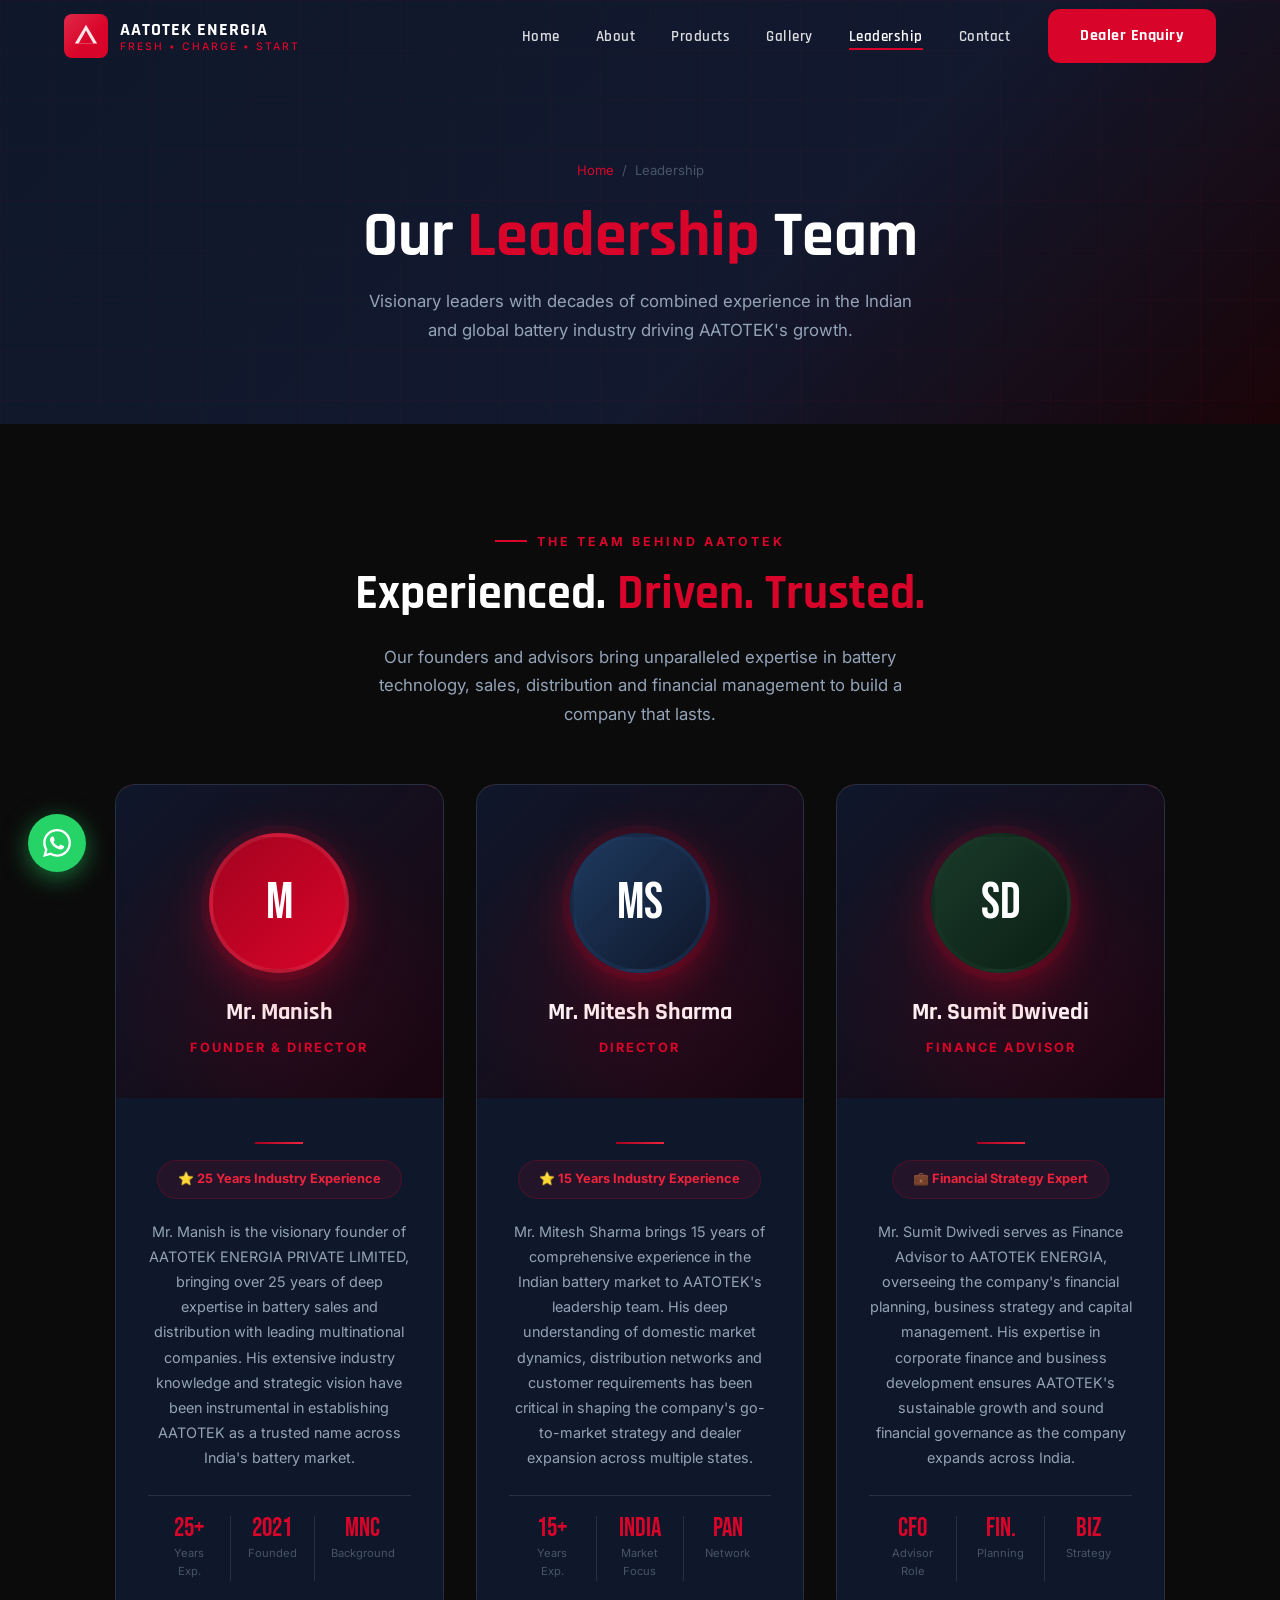
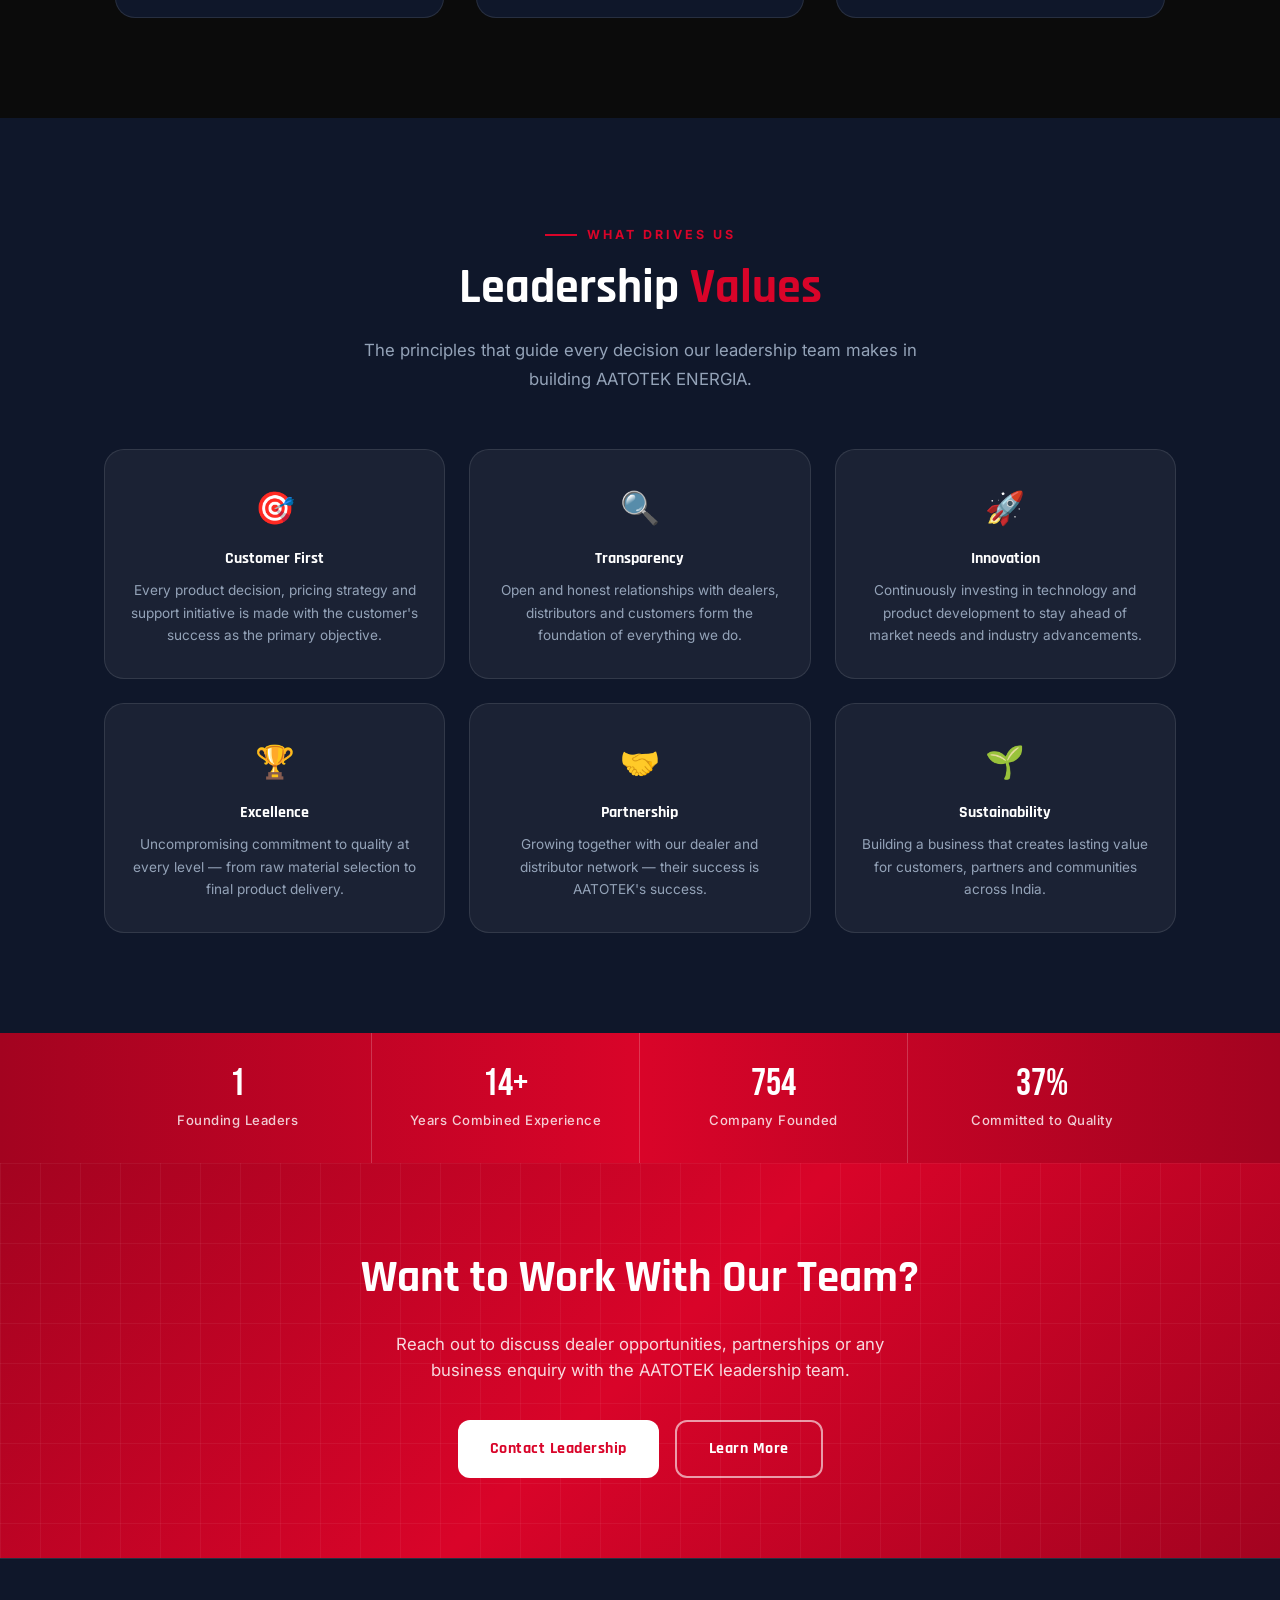
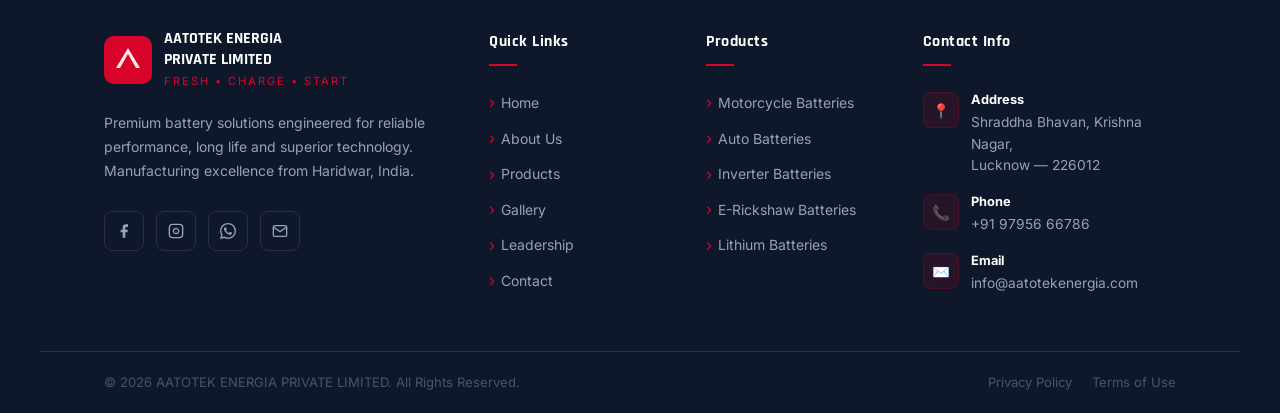
<file: leadership.html>
<!DOCTYPE html>
<html lang="en">
<head>
  <meta charset="UTF-8" />
  <meta name="viewport" content="width=device-width, initial-scale=1.0" />
  <meta name="description" content="AATOTEK ENERGIA leadership team — experienced directors driving innovation and growth in the Indian battery industry." />
  <title>Leadership — AATOTEK ENERGIA PRIVATE LIMITED</title>
  <link rel="stylesheet" href="style.css" />
  <link rel="preconnect" href="https://fonts.googleapis.com" />
  <link rel="preconnect" href="https://fonts.gstatic.com" crossorigin />
  <style>
    .leader-card-premium {
      background: var(--navy);
      border: 1px solid var(--glass-border);
      border-radius: var(--radius-lg);
      overflow: hidden;
      transition: var(--transition);
      position: relative;
    }
    .leader-card-premium:hover {
      transform: translateY(-8px);
      box-shadow: 0 30px 80px rgba(0,0,0,0.5), 0 0 0 1px rgba(217,4,41,0.2);
    }
    .leader-card-premium::before {
      content: '';
      position: absolute;
      top: 0; left: 0; right: 0;
      height: 4px;
      background: linear-gradient(90deg, var(--red-dark), var(--red-light));
    }
    .leader-avatar-section {
      padding: 48px 32px 32px;
      text-align: center;
      background: linear-gradient(135deg, #0F172A, #1a0510);
      position: relative;
      overflow: hidden;
    }
    .leader-avatar-section::before {
      content: '';
      position: absolute;
      inset: 0;
      background: radial-gradient(circle at 50% 60%, rgba(217,4,41,0.12) 0%, transparent 70%);
    }
    .leader-avatar-big {
      width: 140px; height: 140px;
      border-radius: 50%;
      background: linear-gradient(135deg, var(--red-dark), var(--red));
      display: flex;
      align-items: center;
      justify-content: center;
      font-family: var(--font-display);
      font-size: 3.2rem;
      color: var(--white);
      margin: 0 auto 20px;
      border: 4px solid rgba(255,255,255,0.08);
      box-shadow: 0 12px 40px rgba(217,4,41,0.4), 0 0 0 8px rgba(217,4,41,0.08);
      position: relative;
      z-index: 1;
      transition: var(--transition);
    }
    .leader-card-premium:hover .leader-avatar-big {
      box-shadow: 0 16px 50px rgba(217,4,41,0.5), 0 0 0 12px rgba(217,4,41,0.1);
      transform: scale(1.05);
    }
    .leader-info-section {
      padding: 28px 32px 36px;
    }
    .leader-name-big {
      font-family: var(--font-head);
      font-size: 1.5rem;
      font-weight: 700;
      text-align: center;
      margin-bottom: 6px;
    }
    .leader-role-big {
      text-align: center;
      font-size: 0.8rem;
      font-weight: 700;
      letter-spacing: 2px;
      text-transform: uppercase;
      color: var(--red);
      margin-bottom: 8px;
    }
    .leader-divider-big {
      width: 48px; height: 2px;
      background: linear-gradient(90deg, var(--red-dark), var(--red-light));
      margin: 16px auto;
    }
    .leader-experience {
      display: flex;
      align-items: center;
      justify-content: center;
      gap: 8px;
      padding: 8px 20px;
      background: rgba(217,4,41,0.1);
      border: 1px solid rgba(217,4,41,0.2);
      border-radius: 100px;
      font-size: 0.8rem;
      font-weight: 700;
      color: var(--red-light);
      margin: 0 auto 20px;
      width: fit-content;
    }
    .leader-bio-text {
      font-size: 0.9rem;
      color: var(--grey-400);
      line-height: 1.75;
      text-align: center;
    }
    .leader-stats-row {
      display: flex;
      justify-content: center;
      gap: 0;
      margin-top: 24px;
      border-top: 1px solid var(--glass-border);
      padding-top: 20px;
    }
    .leader-stat {
      flex: 1;
      text-align: center;
      padding: 0 16px;
      border-right: 1px solid var(--glass-border);
    }
    .leader-stat:last-child { border-right: none; }
    .leader-stat-num {
      font-family: var(--font-display);
      font-size: 1.6rem;
      color: var(--red);
      line-height: 1;
    }
    .leader-stat-label {
      font-size: 0.7rem;
      color: var(--grey-600);
      margin-top: 4px;
    }

    .team-values {
      display: grid;
      grid-template-columns: repeat(3, 1fr);
      gap: 24px;
      margin-top: 56px;
    }
    .value-card {
      padding: 32px 24px;
      background: var(--glass-bg);
      border: 1px solid var(--glass-border);
      border-radius: var(--radius-lg);
      text-align: center;
      transition: var(--transition);
    }
    .value-card:hover {
      transform: translateY(-4px);
      border-color: rgba(217,4,41,0.2);
    }
    .value-icon { font-size: 2rem; margin-bottom: 12px; display: block; }
    .value-title { font-family: var(--font-head); font-size: 1rem; font-weight: 700; margin-bottom: 8px; }
    .value-desc { font-size: 0.85rem; color: var(--grey-400); line-height: 1.65; }

    @media(max-width:768px) {
      .team-values { grid-template-columns: 1fr; }
    }
  </style>
</head>
<body>

  <!-- Navbar -->
  <nav class="navbar scrolled" id="navbar">
    <a href="index.html" class="nav-logo">
      <div class="nav-logo-icon">
        <svg width="26" height="26" viewBox="0 0 28 28" fill="none">
          <path d="M14 2L26 22H2L14 2Z" fill="white" opacity="0.9"/>
          <path d="M14 8L22 22H6L14 8Z" fill="#D90429"/>
        </svg>
      </div>
      <div class="nav-logo-text">
        <div class="nav-logo-name">AATOTEK ENERGIA</div>
        <div class="nav-logo-tagline">Fresh &bull; Charge &bull; Start</div>
      </div>
    </a>
    <ul class="nav-menu">
      <li><a href="index.html" class="nav-link">Home</a></li>
      <li><a href="about.html" class="nav-link">About</a></li>
      <li><a href="products.html" class="nav-link">Products</a></li>
      <li><a href="gallery.html" class="nav-link">Gallery</a></li>
      <li><a href="leadership.html" class="nav-link">Leadership</a></li>
      <li><a href="contact.html" class="nav-link">Contact</a></li>
      <li><a href="contact.html#dealer" class="btn-dealer-nav btn">Dealer Enquiry</a></li>
    </ul>
    <button class="hamburger" aria-label="Toggle menu">
      <span></span><span></span><span></span>
    </button>
  </nav>

  <!-- Page Hero -->
  <div class="page-hero">
    <div class="page-hero-content">
      <div class="breadcrumb">
        <a href="index.html">Home</a>
        <span>/</span>
        <span>Leadership</span>
      </div>
      <h1 class="page-hero-title">Our <span>Leadership</span> Team</h1>
      <p class="page-hero-sub">Visionary leaders with decades of combined experience in the Indian and global battery industry driving AATOTEK's growth.</p>
    </div>
  </div>

  <!-- Leadership Section -->
  <section class="section-pad" style="background:var(--black);">
    <div class="section-inner">

      <div class="reveal" style="text-align:center;margin-bottom:56px;">
        <div class="section-label" style="justify-content:center;">The Team Behind AATOTEK</div>
        <h2 class="section-title">Experienced. <span>Driven. Trusted.</span></h2>
        <p class="section-subtitle" style="margin:0 auto;">Our founders and advisors bring unparalleled expertise in battery technology, sales, distribution and financial management to build a company that lasts.</p>
      </div>

      <div class="leaders-grid" style="grid-template-columns:repeat(auto-fit,minmax(320px,1fr));max-width:1050px;margin:0 auto;">

        <!-- Director 1: Manish -->
        <div class="leader-card-premium reveal reveal-delay-1">
          <div class="leader-avatar-section">
            <div class="leader-avatar-big">M</div>
            <div class="leader-name-big">Mr. Manish</div>
            <div class="leader-role-big">Founder &amp; Director</div>
          </div>
          <div class="leader-info-section">
            <div class="leader-divider-big"></div>
            <div class="leader-experience">⭐ 25 Years Industry Experience</div>
            <p class="leader-bio-text">
              Mr. Manish is the visionary founder of AATOTEK ENERGIA PRIVATE LIMITED, bringing over 25 years of deep expertise in battery sales and distribution with leading multinational companies. His extensive industry knowledge and strategic vision have been instrumental in establishing AATOTEK as a trusted name across India's battery market.
            </p>
            <div class="leader-stats-row">
              <div class="leader-stat">
                <div class="leader-stat-num">25+</div>
                <div class="leader-stat-label">Years Exp.</div>
              </div>
              <div class="leader-stat">
                <div class="leader-stat-num">2021</div>
                <div class="leader-stat-label">Founded</div>
              </div>
              <div class="leader-stat">
                <div class="leader-stat-num">MNC</div>
                <div class="leader-stat-label">Background</div>
              </div>
            </div>
          </div>
        </div>

        <!-- Director 2: Mitesh Sharma -->
        <div class="leader-card-premium reveal reveal-delay-2">
          <div class="leader-avatar-section">
            <div class="leader-avatar-big" style="background:linear-gradient(135deg,#1e3a5f,#0F172A);border-color:rgba(30,58,95,0.4);">MS</div>
            <div class="leader-name-big">Mr. Mitesh Sharma</div>
            <div class="leader-role-big">Director</div>
          </div>
          <div class="leader-info-section">
            <div class="leader-divider-big"></div>
            <div class="leader-experience">⭐ 15 Years Industry Experience</div>
            <p class="leader-bio-text">
              Mr. Mitesh Sharma brings 15 years of comprehensive experience in the Indian battery market to AATOTEK's leadership team. His deep understanding of domestic market dynamics, distribution networks and customer requirements has been critical in shaping the company's go-to-market strategy and dealer expansion across multiple states.
            </p>
            <div class="leader-stats-row">
              <div class="leader-stat">
                <div class="leader-stat-num">15+</div>
                <div class="leader-stat-label">Years Exp.</div>
              </div>
              <div class="leader-stat">
                <div class="leader-stat-num">India</div>
                <div class="leader-stat-label">Market Focus</div>
              </div>
              <div class="leader-stat">
                <div class="leader-stat-num">PAN</div>
                <div class="leader-stat-label">Network</div>
              </div>
            </div>
          </div>
        </div>

        <!-- Director 3: Sumit Dwivedi -->
        <div class="leader-card-premium reveal reveal-delay-3">
          <div class="leader-avatar-section">
            <div class="leader-avatar-big" style="background:linear-gradient(135deg,#1a3a2a,#0a1f14);border-color:rgba(26,58,42,0.4);">SD</div>
            <div class="leader-name-big">Mr. Sumit Dwivedi</div>
            <div class="leader-role-big">Finance Advisor</div>
          </div>
          <div class="leader-info-section">
            <div class="leader-divider-big"></div>
            <div class="leader-experience">💼 Financial Strategy Expert</div>
            <p class="leader-bio-text">
              Mr. Sumit Dwivedi serves as Finance Advisor to AATOTEK ENERGIA, overseeing the company's financial planning, business strategy and capital management. His expertise in corporate finance and business development ensures AATOTEK's sustainable growth and sound financial governance as the company expands across India.
            </p>
            <div class="leader-stats-row">
              <div class="leader-stat">
                <div class="leader-stat-num">CFO</div>
                <div class="leader-stat-label">Advisor Role</div>
              </div>
              <div class="leader-stat">
                <div class="leader-stat-num">Fin.</div>
                <div class="leader-stat-label">Planning</div>
              </div>
              <div class="leader-stat">
                <div class="leader-stat-num">Biz</div>
                <div class="leader-stat-label">Strategy</div>
              </div>
            </div>
          </div>
        </div>

      </div>
    </div>
  </section>

  <!-- Company Values -->
  <section class="section-pad" style="background:var(--navy);">
    <div class="section-inner">
      <div class="reveal" style="text-align:center;">
        <div class="section-label" style="justify-content:center;">What Drives Us</div>
        <h2 class="section-title">Leadership <span>Values</span></h2>
        <p class="section-subtitle" style="margin:0 auto;">The principles that guide every decision our leadership team makes in building AATOTEK ENERGIA.</p>
      </div>
      <div class="team-values">
        <div class="value-card reveal reveal-delay-1">
          <span class="value-icon">🎯</span>
          <h3 class="value-title">Customer First</h3>
          <p class="value-desc">Every product decision, pricing strategy and support initiative is made with the customer's success as the primary objective.</p>
        </div>
        <div class="value-card reveal reveal-delay-2">
          <span class="value-icon">🔍</span>
          <h3 class="value-title">Transparency</h3>
          <p class="value-desc">Open and honest relationships with dealers, distributors and customers form the foundation of everything we do.</p>
        </div>
        <div class="value-card reveal reveal-delay-3">
          <span class="value-icon">🚀</span>
          <h3 class="value-title">Innovation</h3>
          <p class="value-desc">Continuously investing in technology and product development to stay ahead of market needs and industry advancements.</p>
        </div>
        <div class="value-card reveal reveal-delay-4">
          <span class="value-icon">🏆</span>
          <h3 class="value-title">Excellence</h3>
          <p class="value-desc">Uncompromising commitment to quality at every level — from raw material selection to final product delivery.</p>
        </div>
        <div class="value-card reveal reveal-delay-5">
          <span class="value-icon">🤝</span>
          <h3 class="value-title">Partnership</h3>
          <p class="value-desc">Growing together with our dealer and distributor network — their success is AATOTEK's success.</p>
        </div>
        <div class="value-card reveal reveal-delay-6">
          <span class="value-icon">🌱</span>
          <h3 class="value-title">Sustainability</h3>
          <p class="value-desc">Building a business that creates lasting value for customers, partners and communities across India.</p>
        </div>
      </div>
    </div>
  </section>

  <!-- Stats Strip -->
  <div class="stats-strip">
    <div class="stats-strip-inner">
      <div class="stat-item">
        <div class="stat-number" data-count="3" data-suffix="">3</div>
        <div class="stat-label">Founding Leaders</div>
      </div>
      <div class="stat-item">
        <div class="stat-number" data-count="40" data-suffix="+">40+</div>
        <div class="stat-label">Years Combined Experience</div>
      </div>
      <div class="stat-item">
        <div class="stat-number" data-count="2021" data-suffix="">2021</div>
        <div class="stat-label">Company Founded</div>
      </div>
      <div class="stat-item">
        <div class="stat-number" data-count="100" data-suffix="%">100%</div>
        <div class="stat-label">Committed to Quality</div>
      </div>
    </div>
  </div>

  <!-- CTA Band -->
  <div class="cta-band">
    <div class="cta-band-inner">
      <h2 class="cta-title">Want to Work With Our Team?</h2>
      <p class="cta-sub">Reach out to discuss dealer opportunities, partnerships or any business enquiry with the AATOTEK leadership team.</p>
      <div class="cta-actions">
        <a href="contact.html" class="btn btn-white">Contact Leadership</a>
        <a href="about.html" class="btn btn-outline-white">Learn More</a>
      </div>
    </div>
  </div>

  <!-- Footer -->
  <footer>
    <div class="footer-main">
      <div class="footer-brand">
        <div class="footer-logo-wrap">
          <div class="footer-logo-icon">
            <svg width="28" height="28" viewBox="0 0 28 28" fill="none">
              <path d="M14 2L26 22H2L14 2Z" fill="white" opacity="0.9"/>
              <path d="M14 8L22 22H6L14 8Z" fill="#D90429"/>
            </svg>
          </div>
          <div>
            <div class="footer-company-name">AATOTEK ENERGIA<br>PRIVATE LIMITED</div>
            <div class="footer-tagline">FRESH &bull; CHARGE &bull; START</div>
          </div>
        </div>
        <p class="footer-desc">Premium battery solutions engineered for reliable performance, long life and superior technology. Manufacturing excellence from Haridwar, India.</p>
        <div class="footer-socials">
          <a href="#" class="social-btn" aria-label="Facebook"><svg width="16" height="16" viewBox="0 0 24 24" fill="currentColor"><path d="M18 2h-3a5 5 0 0 0-5 5v3H7v4h3v8h4v-8h3l1-4h-4V7a1 1 0 0 1 1-1h3z"/></svg></a>
          <a href="#" class="social-btn" aria-label="Instagram"><svg width="16" height="16" viewBox="0 0 24 24" fill="none" stroke="currentColor" stroke-width="2"><rect x="2" y="2" width="20" height="20" rx="5" ry="5"/><path d="M16 11.37A4 4 0 1 1 12.63 8 4 4 0 0 1 16 11.37z"/><line x1="17.5" y1="6.5" x2="17.51" y2="6.5"/></svg></a>
          <a href="https://wa.me/919795666786" class="social-btn" aria-label="WhatsApp"><svg width="16" height="16" viewBox="0 0 24 24" fill="currentColor"><path d="M17.472 14.382c-.297-.149-1.758-.867-2.03-.967-.273-.099-.471-.148-.67.15-.197.297-.767.966-.94 1.164-.173.199-.347.223-.644.075-.297-.15-1.255-.463-2.39-1.473-.883-.788-1.48-1.761-1.653-2.059-.173-.297-.018-.458.13-.606.134-.133.298-.347.446-.52.149-.174.198-.298.298-.497.099-.198.05-.371-.025-.52-.075-.149-.669-1.612-.916-2.207-.242-.579-.487-.5-.669-.51-.173-.008-.371-.01-.57-.01-.198 0-.52.074-.792.372-.272.297-1.04 1.016-1.04 2.479 0 1.462 1.065 2.875 1.213 3.074.149.198 2.096 3.2 5.077 4.487.709.306 1.262.489 1.694.625.712.227 1.36.195 1.871.118.571-.085 1.758-.719 2.006-1.413.248-.694.248-1.289.173-1.413-.074-.124-.272-.198-.57-.347m-5.421 7.403h-.004a9.87 9.87 0 0 1-5.031-1.378l-.361-.214-3.741.982.998-3.648-.235-.374a9.86 9.86 0 0 1-1.51-5.26c.001-5.45 4.436-9.884 9.888-9.884 2.64 0 5.122 1.03 6.988 2.898a9.825 9.825 0 0 1 2.893 6.994c-.003 5.45-4.437 9.884-9.885 9.884m8.413-18.297A11.815 11.815 0 0 0 12.05 0C5.495 0 .16 5.335.157 11.892c0 2.096.547 4.142 1.588 5.945L.057 24l6.305-1.654a11.882 11.882 0 0 0 5.683 1.448h.005c6.554 0 11.89-5.335 11.893-11.893a11.821 11.821 0 0 0-3.48-8.413z"/></svg></a>
          <a href="mailto:info@aatotekenergia.com" class="social-btn" aria-label="Email"><svg width="16" height="16" viewBox="0 0 24 24" fill="none" stroke="currentColor" stroke-width="2"><path d="M4 4h16c1.1 0 2 .9 2 2v12c0 1.1-.9 2-2 2H4c-1.1 0-2-.9-2-2V6c0-1.1.9-2 2-2z"/><polyline points="22,6 12,13 2,6"/></svg></a>
        </div>
      </div>
      <div>
        <h4 class="footer-col-title">Quick Links</h4>
        <ul class="footer-links">
          <li><a href="index.html" class="footer-link">Home</a></li>
          <li><a href="about.html" class="footer-link">About Us</a></li>
          <li><a href="products.html" class="footer-link">Products</a></li>
          <li><a href="gallery.html" class="footer-link">Gallery</a></li>
          <li><a href="leadership.html" class="footer-link">Leadership</a></li>
          <li><a href="contact.html" class="footer-link">Contact</a></li>
        </ul>
      </div>
      <div>
        <h4 class="footer-col-title">Products</h4>
        <ul class="footer-links">
          <li><a href="products.html" class="footer-link">Motorcycle Batteries</a></li>
          <li><a href="products.html" class="footer-link">Auto Batteries</a></li>
          <li><a href="products.html" class="footer-link">Inverter Batteries</a></li>
          <li><a href="products.html" class="footer-link">E-Rickshaw Batteries</a></li>
          <li><a href="products.html" class="footer-link">Lithium Batteries</a></li>
        </ul>
      </div>
      <div>
        <h4 class="footer-col-title">Contact Info</h4>
        <div class="footer-contact-item">
          <div class="footer-contact-icon">📍</div>
          <div class="footer-contact-text"><strong>Address</strong>Shraddha Bhavan, Krishna Nagar,<br>Lucknow — 226012</div>
        </div>
        <div class="footer-contact-item">
          <div class="footer-contact-icon">📞</div>
          <div class="footer-contact-text"><strong>Phone</strong><a href="tel:+919795666786" style="color:inherit;">+91 97956 66786</a></div>
        </div>
        <div class="footer-contact-item">
          <div class="footer-contact-icon">✉️</div>
          <div class="footer-contact-text"><strong>Email</strong><a href="mailto:info@aatotekenergia.com" style="color:inherit;">info@aatotekenergia.com</a></div>
        </div>
      </div>
    </div>
    <div class="footer-bottom">
      <p class="footer-copy">&copy; 2026 AATOTEK ENERGIA PRIVATE LIMITED. All Rights Reserved.</p>
      <div class="footer-bottom-links">
        <a href="#" class="footer-bottom-link">Privacy Policy</a>
        <a href="#" class="footer-bottom-link">Terms of Use</a>
      </div>
    </div>
  </footer>

  <a href="https://wa.me/919795666786" class="whatsapp-float" target="_blank" rel="noopener" aria-label="WhatsApp">
    <svg width="28" height="28" viewBox="0 0 24 24" fill="white"><path d="M17.472 14.382c-.297-.149-1.758-.867-2.03-.967-.273-.099-.471-.148-.67.15-.197.297-.767.966-.94 1.164-.173.199-.347.223-.644.075-.297-.15-1.255-.463-2.39-1.475-.883-.788-1.48-1.761-1.653-2.059-.173-.297-.018-.458.13-.606.134-.133.298-.347.446-.52.149-.174.198-.298.298-.497.099-.198.05-.371-.025-.52-.075-.149-.669-1.612-.916-2.207-.242-.579-.487-.5-.669-.51-.173-.008-.371-.01-.57-.01-.198 0-.52.074-.792.372-.272.297-1.04 1.016-1.04 2.479 0 1.462 1.065 2.875 1.213 3.074.149.198 2.096 3.2 5.077 4.487.709.306 1.262.489 1.694.625.712.227 1.36.195 1.871.118.571-.085 1.758-.719 2.006-1.413.248-.694.248-1.289.173-1.413-.074-.124-.272-.198-.57-.347m-5.421 7.403h-.004a9.87 9.87 0 0 1-5.031-1.378l-.361-.214-3.741.982.998-3.648-.235-.374a9.86 9.86 0 0 1-1.51-5.26c.001-5.45 4.436-9.884 9.888-9.884 2.64 0 5.122 1.03 6.988 2.898a9.825 9.825 0 0 1 2.893 6.994c-.003 5.45-4.437 9.884-9.885 9.884m8.413-18.297A11.815 11.815 0 0 0 12.05 0C5.495 0 .16 5.335.157 11.892c0 2.096.547 4.142 1.588 5.945L.057 24l6.305-1.654a11.882 11.882 0 0 0 5.683 1.448h.005c6.554 0 11.89-5.335 11.893-11.893a11.821 11.821 0 0 0-3.48-8.413z"/></svg>
  </a>
  <button class="back-top" aria-label="Back to top">
    <svg width="20" height="20" viewBox="0 0 24 24" fill="none" stroke="currentColor" stroke-width="2.5"><path d="M18 15l-6-6-6 6"/></svg>
  </button>

  <script src="js/script.js"></script>
</body>
</html>
</file>
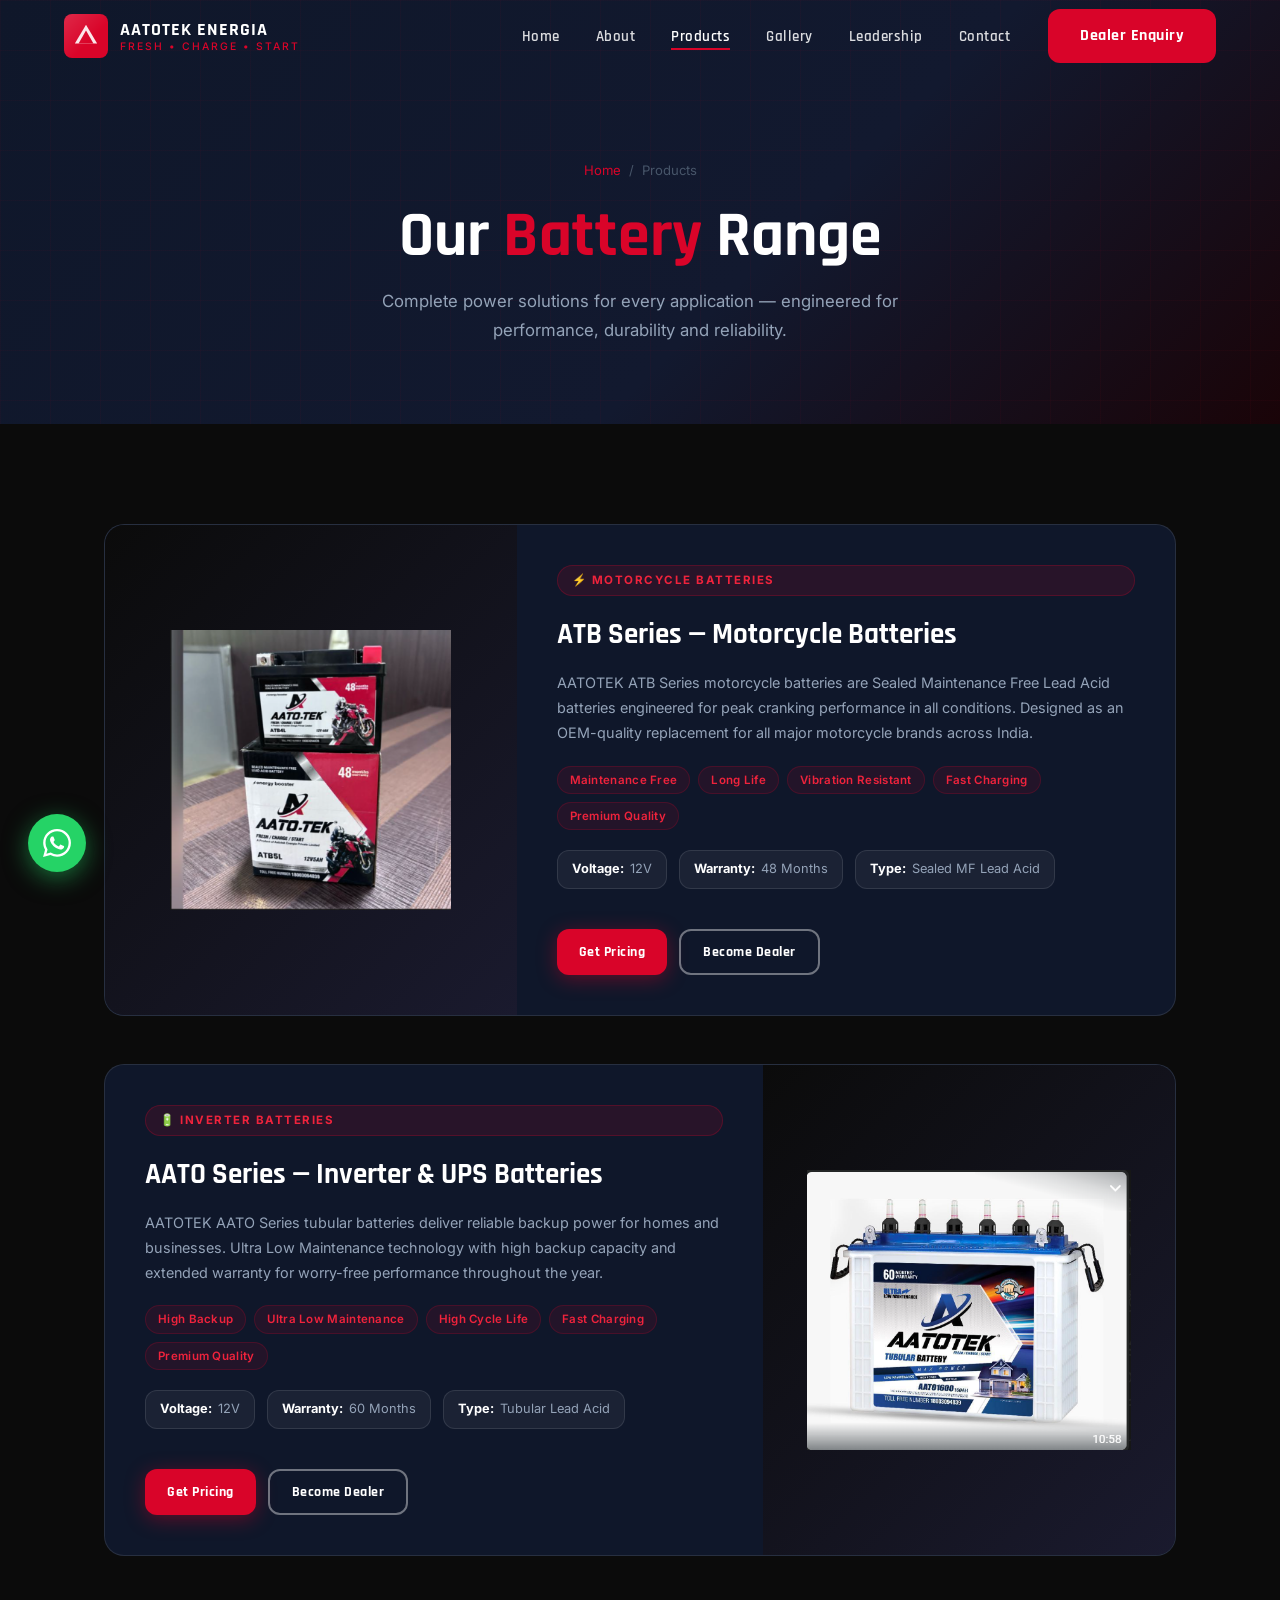
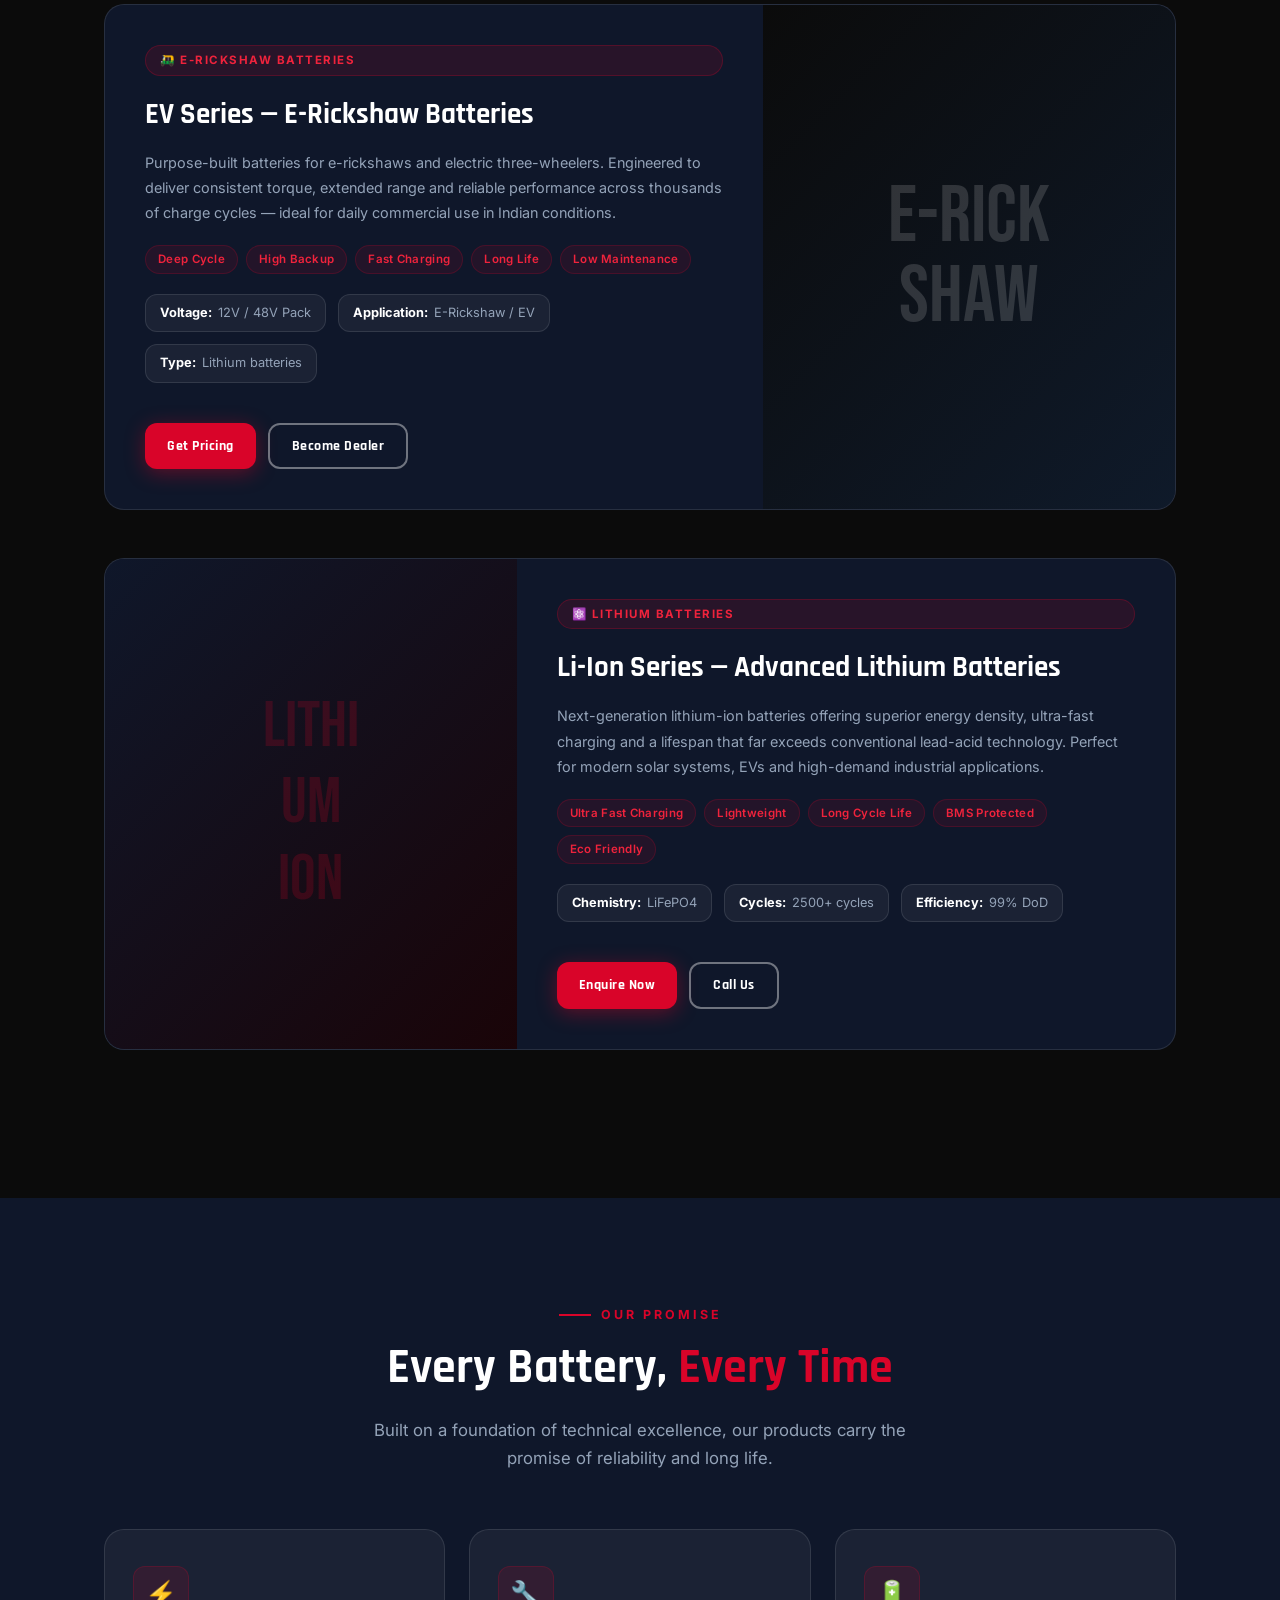
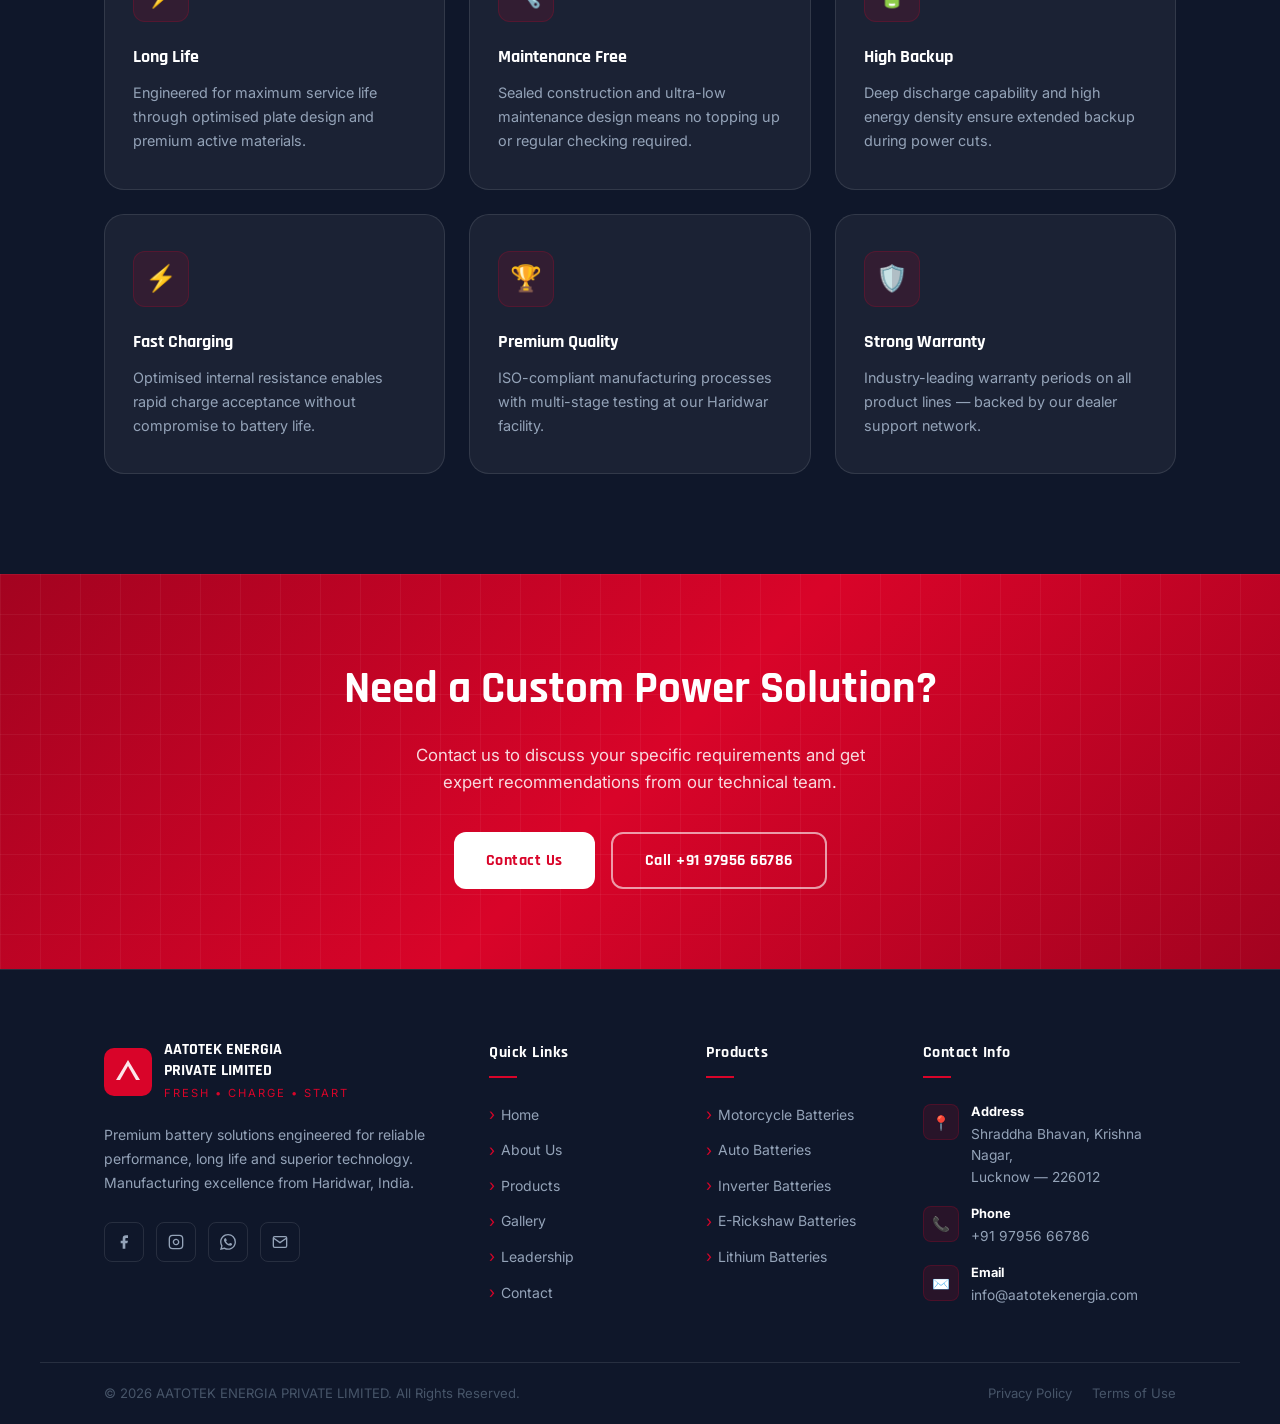
<file: products.html>
<!DOCTYPE html>
<html lang="en">
<head>
  <meta charset="UTF-8" />
  <meta name="viewport" content="width=device-width, initial-scale=1.0" />
  <meta name="description" content="AATOTEK ENERGIA battery products — Motorcycle, Auto, Inverter, E-Rickshaw and Lithium batteries with premium quality and long warranty." />
  <title>Products — AATOTEK ENERGIA PRIVATE LIMITED</title>
  <link rel="stylesheet" href="style.css" />
  <link rel="preconnect" href="https://fonts.googleapis.com" />
  <link rel="preconnect" href="https://fonts.gstatic.com" crossorigin />
  <style>
    .product-full-card { background:var(--navy); border:1px solid var(--glass-border); border-radius:var(--radius-lg); overflow:hidden; margin-bottom:48px; transition:var(--transition); }
    .product-full-card:hover { border-color:rgba(217,4,41,0.3); box-shadow:0 20px 60px rgba(0,0,0,0.4); }
    .product-full-layout { display:grid; grid-template-columns:1fr 1.6fr; }
    .product-full-img { background:linear-gradient(135deg,#0B0B0B,#1a1a2e); display:flex; align-items:center; justify-content:center; padding:32px; min-height:340px; }
    .product-full-img img { max-height:280px; width:100%; object-fit:contain; transition:transform 0.5s ease; }
    .product-full-card:hover .product-full-img img { transform:scale(1.05); }
    .product-full-body { padding:40px; display:flex; flex-direction:column; justify-content:center; }
    .product-cat-badge { display:inline-flex; align-items:center; gap:6px; padding:5px 14px; background:rgba(217,4,41,0.12); border:1px solid rgba(217,4,41,0.25); border-radius:100px; font-size:0.72rem; font-weight:700; letter-spacing:1.5px; text-transform:uppercase; color:var(--red-light); margin-bottom:16px; }
    .product-full-title { font-family:var(--font-head); font-size:1.8rem; font-weight:700; margin-bottom:12px; }
    .product-full-desc { font-size:0.9rem; color:var(--grey-400); line-height:1.75; margin-bottom:20px; }
    .product-specs { display:flex; flex-wrap:wrap; gap:12px; margin-bottom:24px; }
    .spec-chip { display:flex; align-items:center; gap:6px; padding:8px 14px; background:var(--glass-bg); border:1px solid var(--glass-border); border-radius:var(--radius); font-size:0.8rem; }
    .spec-chip strong { color:var(--white); font-weight:700; }
    .spec-chip span { color:var(--grey-400); }
    @media(max-width:768px){ .product-full-layout{grid-template-columns:1fr;} .product-full-img{min-height:220px;} }
  </style>
</head>
<body>

  <!-- Navbar -->
  <nav class="navbar scrolled" id="navbar">
    <a href="index.html" class="nav-logo">
      <div class="nav-logo-icon">
        <svg width="26" height="26" viewBox="0 0 28 28" fill="none">
          <path d="M14 2L26 22H2L14 2Z" fill="white" opacity="0.9"/>
          <path d="M14 8L22 22H6L14 8Z" fill="#D90429"/>
        </svg>
      </div>
      <div class="nav-logo-text">
        <div class="nav-logo-name">AATOTEK ENERGIA</div>
        <div class="nav-logo-tagline">Fresh &bull; Charge &bull; Start</div>
      </div>
    </a>
    <ul class="nav-menu">
      <li><a href="index.html" class="nav-link">Home</a></li>
      <li><a href="about.html" class="nav-link">About</a></li>
      <li><a href="products.html" class="nav-link">Products</a></li>
      <li><a href="gallery.html" class="nav-link">Gallery</a></li>
      <li><a href="leadership.html" class="nav-link">Leadership</a></li>
      <li><a href="contact.html" class="nav-link">Contact</a></li>
      <li><a href="contact.html#dealer" class="btn-dealer-nav btn">Dealer Enquiry</a></li>
    </ul>
    <button class="hamburger" aria-label="Toggle menu">
      <span></span><span></span><span></span>
    </button>
  </nav>

  <!-- Page Hero -->
  <div class="page-hero">
    <div class="page-hero-content">
      <div class="breadcrumb">
        <a href="index.html">Home</a>
        <span>/</span>
        <span>Products</span>
      </div>
      <h1 class="page-hero-title">Our <span>Battery</span> Range</h1>
      <p class="page-hero-sub">Complete power solutions for every application — engineered for performance, durability and reliability.</p>
    </div>
  </div>

  <!-- Products -->
  <section class="section-pad" style="background:var(--black);">
    <div class="section-inner">

      <!-- Product 1: Motorcycle Batteries -->
      <div class="product-full-card reveal">
        <div class="product-full-layout">
          <div class="product-full-img">
            <img src="images/{9180F7CE-76A3-445F-A583-B44F1D168C90}.png" alt="AATOTEK Motorcycle Battery ATB Series" />
          </div>
          <div class="product-full-body">
            <span class="product-cat-badge">⚡ Motorcycle Batteries</span>
            <h2 class="product-full-title">ATB Series — Motorcycle Batteries</h2>
            <p class="product-full-desc">AATOTEK ATB Series motorcycle batteries are Sealed Maintenance Free Lead Acid batteries engineered for peak cranking performance in all conditions. Designed as an OEM-quality replacement for all major motorcycle brands across India.</p>
            <div class="product-features" style="margin-bottom:20px;">
              <span class="feature-tag">Maintenance Free</span>
              <span class="feature-tag">Long Life</span>
              <span class="feature-tag">Vibration Resistant</span>
              <span class="feature-tag">Fast Charging</span>
              <span class="feature-tag">Premium Quality</span>
            </div>
            <div class="product-specs">
              <div class="spec-chip"><strong>Voltage:</strong><span>12V</span></div>
              <div class="spec-chip"><strong>Warranty:</strong><span>48 Months</span></div>
              <div class="spec-chip"><strong>Type:</strong><span>Sealed MF Lead Acid</span></div>
            </div>
            <div style="display:flex;gap:12px;margin-top:16px;">
              <a href="contact.html" class="btn btn-primary btn-sm">Get Pricing</a>
              <a href="contact.html#dealer" class="btn btn-outline btn-sm">Become Dealer</a>
            </div>
          </div>
        </div>
      </div>

      <!-- Product 2: Inverter Batteries -->
      <div class="product-full-card reveal">
        <div class="product-full-layout" style="direction:rtl;">
          <div class="product-full-img" style="direction:ltr;">
            <img src="images/{7BBE0A62-1DCE-469D-A2FA-1609CCDD70B9}.png" alt="AATOTEK Tubular Inverter Battery AATO1600" />
          </div>
          <div class="product-full-body" style="direction:ltr;">
            <span class="product-cat-badge">🔋 Inverter Batteries</span>
            <h2 class="product-full-title">AATO Series — Inverter &amp; UPS Batteries</h2>
            <p class="product-full-desc">AATOTEK AATO Series tubular batteries deliver reliable backup power for homes and businesses. Ultra Low Maintenance technology with high backup capacity and extended warranty for worry-free performance throughout the year.</p>
            <div class="product-features" style="margin-bottom:20px;">
              <span class="feature-tag">High Backup</span>
              <span class="feature-tag">Ultra Low Maintenance</span>
              <span class="feature-tag">High Cycle Life</span>
              <span class="feature-tag">Fast Charging</span>
              <span class="feature-tag">Premium Quality</span>
            </div>
            <div class="product-specs">
              <div class="spec-chip"><strong>Voltage:</strong><span>12V</span></div>
              <div class="spec-chip"><strong>Warranty:</strong><span>60 Months</span></div>
              <div class="spec-chip"><strong>Type:</strong><span>Tubular Lead Acid</span></div>
            </div>
            <div style="display:flex;gap:12px;margin-top:16px;">
              <a href="contact.html" class="btn btn-primary btn-sm">Get Pricing</a>
              <a href="contact.html#dealer" class="btn btn-outline btn-sm">Become Dealer</a>
            </div>
          </div>
        </div>
      </div>

      <!-- Product 4: E-Rickshaw Batteries -->
      <div class="product-full-card reveal">
        <div class="product-full-layout" style="direction:rtl;">
          <div class="product-full-img" style="direction:ltr;background:linear-gradient(135deg,#0B0B0B,#0F1A2A);">
            <div style="text-align:center;color:rgba(255,255,255,0.15);font-family:var(--font-display);font-size:5rem;line-height:1;">E-RICK<br>SHAW</div>
          </div>
          <div class="product-full-body" style="direction:ltr;">
            <span class="product-cat-badge">🛺 E-Rickshaw Batteries</span>
            <h2 class="product-full-title">EV Series — E-Rickshaw Batteries</h2>
            <p class="product-full-desc">Purpose-built batteries for e-rickshaws and electric three-wheelers. Engineered to deliver consistent torque, extended range and reliable performance across thousands of charge cycles — ideal for daily commercial use in Indian conditions.</p>
            <div class="product-features" style="margin-bottom:20px;">
              <span class="feature-tag">Deep Cycle</span>
              <span class="feature-tag">High Backup</span>
              <span class="feature-tag">Fast Charging</span>
              <span class="feature-tag">Long Life</span>
              <span class="feature-tag">Low Maintenance</span>
            </div>
            <div class="product-specs">
              <div class="spec-chip"><strong>Voltage:</strong><span>12V / 48V Pack</span></div>
              <div class="spec-chip"><strong>Application:</strong><span>E-Rickshaw / EV</span></div>
              <div class="spec-chip"><strong>Type:</strong><span>Lithium batteries</span></div>
            </div>
            <div style="display:flex;gap:12px;margin-top:16px;">
              <a href="contact.html" class="btn btn-primary btn-sm">Get Pricing</a>
              <a href="contact.html#dealer" class="btn btn-outline btn-sm">Become Dealer</a>
            </div>
          </div>
        </div>
      </div>

      <!-- Product 5: Lithium Batteries -->
      <div class="product-full-card reveal">
        <div class="product-full-layout">
          <div class="product-full-img" style="background:linear-gradient(135deg,#0F172A,#1a0408);">
            <div style="text-align:center;color:rgba(217,4,41,0.2);font-family:var(--font-display);font-size:4rem;line-height:1.2;">LITHI<br>UM<br>ION</div>
          </div>
          <div class="product-full-body">
            <span class="product-cat-badge">⚛️ Lithium Batteries</span>
            <h2 class="product-full-title">Li-Ion Series — Advanced Lithium Batteries</h2>
            <p class="product-full-desc">Next-generation lithium-ion batteries offering superior energy density, ultra-fast charging and a lifespan that far exceeds conventional lead-acid technology. Perfect for modern solar systems, EVs and high-demand industrial applications.</p>
            <div class="product-features" style="margin-bottom:20px;">
              <span class="feature-tag">Ultra Fast Charging</span>
              <span class="feature-tag">Lightweight</span>
              <span class="feature-tag">Long Cycle Life</span>
              <span class="feature-tag">BMS Protected</span>
              <span class="feature-tag">Eco Friendly</span>
            </div>
            <div class="product-specs">
              <div class="spec-chip"><strong>Chemistry:</strong><span>LiFePO4</span></div>
              <div class="spec-chip"><strong>Cycles:</strong><span>2500+ cycles</span></div>
              <div class="spec-chip"><strong>Efficiency:</strong><span>99% DoD</span></div>
            </div>
            <div style="display:flex;gap:12px;margin-top:16px;">
              <a href="contact.html" class="btn btn-primary btn-sm">Enquire Now</a>
              <a href="tel:+919795666786" class="btn btn-outline btn-sm">Call Us</a>
            </div>
          </div>
        </div>
      </div>

    </div>
  </section>

  <!-- Why Choose AATOTEK -->
  <section class="why-section section-pad">
    <div class="section-inner">
      <div class="reveal" style="text-align:center;">
        <div class="section-label" style="justify-content:center;">Our Promise</div>
        <h2 class="section-title">Every Battery, <span>Every Time</span></h2>
        <p class="section-subtitle" style="margin:0 auto;">Built on a foundation of technical excellence, our products carry the promise of reliability and long life.</p>
      </div>
      <div class="why-grid">
        <div class="why-card reveal reveal-delay-1">
          <div class="why-icon">⚡</div>
          <h3 class="why-card-title">Long Life</h3>
          <p class="why-card-desc">Engineered for maximum service life through optimised plate design and premium active materials.</p>
        </div>
        <div class="why-card reveal reveal-delay-2">
          <div class="why-icon">🔧</div>
          <h3 class="why-card-title">Maintenance Free</h3>
          <p class="why-card-desc">Sealed construction and ultra-low maintenance design means no topping up or regular checking required.</p>
        </div>
        <div class="why-card reveal reveal-delay-3">
          <div class="why-icon">🔋</div>
          <h3 class="why-card-title">High Backup</h3>
          <p class="why-card-desc">Deep discharge capability and high energy density ensure extended backup during power cuts.</p>
        </div>
        <div class="why-card reveal reveal-delay-4">
          <div class="why-icon">⚡</div>
          <h3 class="why-card-title">Fast Charging</h3>
          <p class="why-card-desc">Optimised internal resistance enables rapid charge acceptance without compromise to battery life.</p>
        </div>
        <div class="why-card reveal reveal-delay-5">
          <div class="why-icon">🏆</div>
          <h3 class="why-card-title">Premium Quality</h3>
          <p class="why-card-desc">ISO-compliant manufacturing processes with multi-stage testing at our Haridwar facility.</p>
        </div>
        <div class="why-card reveal reveal-delay-6">
          <div class="why-icon">🛡️</div>
          <h3 class="why-card-title">Strong Warranty</h3>
          <p class="why-card-desc">Industry-leading warranty periods on all product lines — backed by our dealer support network.</p>
        </div>
      </div>
    </div>
  </section>

  <!-- CTA Band -->
  <div class="cta-band">
    <div class="cta-band-inner">
      <h2 class="cta-title">Need a Custom Power Solution?</h2>
      <p class="cta-sub">Contact us to discuss your specific requirements and get expert recommendations from our technical team.</p>
      <div class="cta-actions">
        <a href="contact.html" class="btn btn-white">Contact Us</a>
        <a href="tel:+919795666786" class="btn btn-outline-white">Call +91 97956 66786</a>
      </div>
    </div>
  </div>

  <!-- Footer -->
  <footer>
    <div class="footer-main">
      <div class="footer-brand">
        <div class="footer-logo-wrap">
          <div class="footer-logo-icon">
            <svg width="28" height="28" viewBox="0 0 28 28" fill="none">
              <path d="M14 2L26 22H2L14 2Z" fill="white" opacity="0.9"/>
              <path d="M14 8L22 22H6L14 8Z" fill="#D90429"/>
            </svg>
          </div>
          <div>
            <div class="footer-company-name">AATOTEK ENERGIA<br>PRIVATE LIMITED</div>
            <div class="footer-tagline">FRESH &bull; CHARGE &bull; START</div>
          </div>
        </div>
        <p class="footer-desc">Premium battery solutions engineered for reliable performance, long life and superior technology. Manufacturing excellence from Haridwar, India.</p>
        <div class="footer-socials">
          <a href="#" class="social-btn" aria-label="Facebook"><svg width="16" height="16" viewBox="0 0 24 24" fill="currentColor"><path d="M18 2h-3a5 5 0 0 0-5 5v3H7v4h3v8h4v-8h3l1-4h-4V7a1 1 0 0 1 1-1h3z"/></svg></a>
          <a href="#" class="social-btn" aria-label="Instagram"><svg width="16" height="16" viewBox="0 0 24 24" fill="none" stroke="currentColor" stroke-width="2"><rect x="2" y="2" width="20" height="20" rx="5" ry="5"/><path d="M16 11.37A4 4 0 1 1 12.63 8 4 4 0 0 1 16 11.37z"/><line x1="17.5" y1="6.5" x2="17.51" y2="6.5"/></svg></a>
          <a href="https://wa.me/919795666786" class="social-btn" aria-label="WhatsApp"><svg width="16" height="16" viewBox="0 0 24 24" fill="currentColor"><path d="M17.472 14.382c-.297-.149-1.758-.867-2.03-.967-.273-.099-.471-.148-.67.15-.197.297-.767.966-.94 1.164-.173.199-.347.223-.644.075-.297-.15-1.255-.463-2.39-1.475-.883-.788-1.48-1.761-1.653-2.059-.173-.297-.018-.458.13-.606.134-.133.298-.347.446-.52.149-.174.198-.298.298-.497.099-.198.05-.371-.025-.52-.075-.149-.669-1.612-.916-2.207-.242-.579-.487-.5-.669-.51-.173-.008-.371-.01-.57-.01-.198 0-.52.074-.792.372-.272.297-1.04 1.016-1.04 2.479 0 1.462 1.065 2.875 1.213 3.074.149.198 2.096 3.2 5.077 4.487.709.306 1.262.489 1.694.625.712.227 1.36.195 1.871.118.571-.085 1.758-.719 2.006-1.413.248-.694.248-1.289.173-1.413-.074-.124-.272-.198-.57-.347m-5.421 7.403h-.004a9.87 9.87 0 0 1-5.031-1.378l-.361-.214-3.741.982.998-3.648-.235-.374a9.86 9.86 0 0 1-1.51-5.26c.001-5.45 4.436-9.884 9.888-9.884 2.64 0 5.122 1.03 6.988 2.898a9.825 9.825 0 0 1 2.893 6.994c-.003 5.45-4.437 9.884-9.885 9.884m8.413-18.297A11.815 11.815 0 0 0 12.05 0C5.495 0 .16 5.335.157 11.892c0 2.096.547 4.142 1.588 5.945L.057 24l6.305-1.654a11.882 11.882 0 0 0 5.683 1.448h.005c6.554 0 11.89-5.335 11.893-11.893a11.821 11.821 0 0 0-3.48-8.413z"/></svg></a>
          <a href="mailto:info@aatotekenergia.com" class="social-btn" aria-label="Email"><svg width="16" height="16" viewBox="0 0 24 24" fill="none" stroke="currentColor" stroke-width="2"><path d="M4 4h16c1.1 0 2 .9 2 2v12c0 1.1-.9 2-2 2H4c-1.1 0-2-.9-2-2V6c0-1.1.9-2 2-2z"/><polyline points="22,6 12,13 2,6"/></svg></a>
        </div>
      </div>
      <div>
        <h4 class="footer-col-title">Quick Links</h4>
        <ul class="footer-links">
          <li><a href="index.html" class="footer-link">Home</a></li>
          <li><a href="about.html" class="footer-link">About Us</a></li>
          <li><a href="products.html" class="footer-link">Products</a></li>
          <li><a href="gallery.html" class="footer-link">Gallery</a></li>
          <li><a href="leadership.html" class="footer-link">Leadership</a></li>
          <li><a href="contact.html" class="footer-link">Contact</a></li>
        </ul>
      </div>
      <div>
        <h4 class="footer-col-title">Products</h4>
        <ul class="footer-links">
          <li><a href="products.html" class="footer-link">Motorcycle Batteries</a></li>
          <li><a href="products.html" class="footer-link">Auto Batteries</a></li>
          <li><a href="products.html" class="footer-link">Inverter Batteries</a></li>
          <li><a href="products.html" class="footer-link">E-Rickshaw Batteries</a></li>
          <li><a href="products.html" class="footer-link">Lithium Batteries</a></li>
        </ul>
      </div>
      <div>
        <h4 class="footer-col-title">Contact Info</h4>
        <div class="footer-contact-item">
          <div class="footer-contact-icon">📍</div>
          <div class="footer-contact-text"><strong>Address</strong>Shraddha Bhavan, Krishna Nagar,<br>Lucknow — 226012</div>
        </div>
        <div class="footer-contact-item">
          <div class="footer-contact-icon">📞</div>
          <div class="footer-contact-text"><strong>Phone</strong><a href="tel:+919795666786" style="color:inherit;">+91 97956 66786</a></div>
        </div>
        <div class="footer-contact-item">
          <div class="footer-contact-icon">✉️</div>
          <div class="footer-contact-text"><strong>Email</strong><a href="mailto:info@aatotekenergia.com" style="color:inherit;">info@aatotekenergia.com</a></div>
        </div>
      </div>
    </div>
    <div class="footer-bottom">
      <p class="footer-copy">&copy; 2026 AATOTEK ENERGIA PRIVATE LIMITED. All Rights Reserved.</p>
      <div class="footer-bottom-links">
        <a href="#" class="footer-bottom-link">Privacy Policy</a>
        <a href="#" class="footer-bottom-link">Terms of Use</a>
      </div>
    </div>
  </footer>

  <a href="https://wa.me/919795666786" class="whatsapp-float" target="_blank" rel="noopener" aria-label="WhatsApp">
    <svg width="28" height="28" viewBox="0 0 24 24" fill="white"><path d="M17.472 14.382c-.297-.149-1.758-.867-2.03-.967-.273-.099-.471-.148-.67.15-.197.297-.767.966-.94 1.164-.173.199-.347.223-.644.075-.297-.15-1.255-.463-2.39-1.475-.883-.788-1.48-1.761-1.653-2.059-.173-.297-.018-.458.13-.606.134-.133.298-.347.446-.52.149-.174.198-.298.298-.497.099-.198.05-.371-.025-.52-.075-.149-.669-1.612-.916-2.207-.242-.579-.487-.5-.669-.51-.173-.008-.371-.01-.57-.01-.198 0-.52.074-.792.372-.272.297-1.04 1.016-1.04 2.479 0 1.462 1.065 2.875 1.213 3.074.149.198 2.096 3.2 5.077 4.487.709.306 1.262.489 1.694.625.712.227 1.36.195 1.871.118.571-.085 1.758-.719 2.006-1.413.248-.694.248-1.289.173-1.413-.074-.124-.272-.198-.57-.347m-5.421 7.403h-.004a9.87 9.87 0 0 1-5.031-1.378l-.361-.214-3.741.982.998-3.648-.235-.374a9.86 9.86 0 0 1-1.51-5.26c.001-5.45 4.436-9.884 9.888-9.884 2.64 0 5.122 1.03 6.988 2.898a9.825 9.825 0 0 1 2.893 6.994c-.003 5.45-4.437 9.884-9.885 9.884m8.413-18.297A11.815 11.815 0 0 0 12.05 0C5.495 0 .16 5.335.157 11.892c0 2.096.547 4.142 1.588 5.945L.057 24l6.305-1.654a11.882 11.882 0 0 0 5.683 1.448h.005c6.554 0 11.89-5.335 11.893-11.893a11.821 11.821 0 0 0-3.48-8.413z"/></svg>
  </a>
  <button class="back-top" aria-label="Back to top">
    <svg width="20" height="20" viewBox="0 0 24 24" fill="none" stroke="currentColor" stroke-width="2.5"><path d="M18 15l-6-6-6 6"/></svg>
  </button>

  <script src="js/script.js"></script>
</body>
</html>
</file>
<file: style.css>
/* ============================================================
   AATOTEK ENERGIA PRIVATE LIMITED — Premium Website Styles
   ============================================================ */

/* Google Fonts */
@import url('https://fonts.googleapis.com/css2?family=Rajdhani:wght@400;500;600;700&family=Inter:wght@300;400;500;600;700&family=Bebas+Neue&display=swap');

/* ============================================================
   CSS Variables
   ============================================================ */
:root {
  --black:       #0B0B0B;
  --navy:        #0F172A;
  --navy-mid:    #1E293B;
  --navy-light:  #334155;
  --red:         #D90429;
  --red-dark:    #A30320;
  --red-light:   #EF233C;
  --white:       #FFFFFF;
  --grey-100:    #F1F5F9;
  --grey-200:    #E2E8F0;
  --grey-400:    #94A3B8;
  --grey-600:    #475569;

  --font-head:   'Rajdhani', sans-serif;
  --font-body:   'Inter', sans-serif;
  --font-display:'Bebas Neue', cursive;

  --glass-bg:    rgba(255, 255, 255, 0.05);
  --glass-border:rgba(255, 255, 255, 0.10);
  --glass-blur:  blur(16px);

  --shadow-red:  0 0 40px rgba(217, 4, 41, 0.25);
  --shadow-card: 0 20px 60px rgba(0,0,0,0.4);

  --transition:  all 0.35s cubic-bezier(0.4, 0, 0.2, 1);
  --radius:      12px;
  --radius-lg:   20px;
}

/* ============================================================
   Reset & Base
   ============================================================ */
*, *::before, *::after { box-sizing: border-box; margin: 0; padding: 0; }

html {
  scroll-behavior: smooth;
  font-size: 16px;
  -webkit-font-smoothing: antialiased;
}

body {
  font-family: var(--font-body);
  background: var(--black);
  color: var(--white);
  line-height: 1.6;
  overflow-x: hidden;
}

img { display: block; max-width: 100%; height: auto; }
a   { text-decoration: none; color: inherit; }
ul  { list-style: none; }
button { cursor: pointer; border: none; background: none; font-family: inherit; }
input, textarea, select { font-family: inherit; }

/* ============================================================
   Loading Screen
   ============================================================ */
#loader {
  position: fixed;
  inset: 0;
  z-index: 9999;
  background: var(--navy);
  display: flex;
  flex-direction: column;
  align-items: center;
  justify-content: center;
  gap: 24px;
  transition: opacity 0.6s ease, visibility 0.6s ease;
}
#loader.hidden { opacity: 0; visibility: hidden; }

.loader-logo {
  font-family: var(--font-display);
  font-size: 2.5rem;
  letter-spacing: 4px;
  color: var(--white);
}
.loader-logo span { color: var(--red); }

.loader-bar {
  width: 200px;
  height: 3px;
  background: var(--navy-light);
  border-radius: 2px;
  overflow: hidden;
}
.loader-bar-fill {
  height: 100%;
  background: linear-gradient(90deg, var(--red-dark), var(--red-light));
  border-radius: 2px;
  animation: loadFill 1.6s ease forwards;
}
@keyframes loadFill { from { width: 0; } to { width: 100%; } }

/* ============================================================
   Navbar
   ============================================================ */
.navbar {
  position: fixed;
  top: 0; left: 0; right: 0;
  z-index: 1000;
  display: flex;
  align-items: center;
  justify-content: space-between;
  padding: 0 5%;
  height: 72px;
  background: transparent;
  transition: var(--transition);
}
.navbar.scrolled {
  background: rgba(11, 11, 11, 0.92);
  backdrop-filter: blur(20px);
  -webkit-backdrop-filter: blur(20px);
  border-bottom: 1px solid var(--glass-border);
  box-shadow: 0 4px 32px rgba(0,0,0,0.5);
}

/* Logo */
.nav-logo {
  display: flex;
  align-items: center;
  gap: 12px;
  flex-shrink: 0;
}
.nav-logo-icon {
  width: 44px;
  height: 44px;
  background: var(--red);
  border-radius: 8px;
  display: flex;
  align-items: center;
  justify-content: center;
  font-family: var(--font-display);
  font-size: 1.4rem;
  color: var(--white);
  letter-spacing: 1px;
  position: relative;
  overflow: hidden;
}
.nav-logo-icon::after {
  content: '';
  position: absolute;
  inset: 0;
  background: linear-gradient(135deg, rgba(255,255,255,0.15) 0%, transparent 60%);
}
.nav-logo-text { line-height: 1.2; }
.nav-logo-name {
  font-family: var(--font-head);
  font-size: 1.15rem;
  font-weight: 700;
  letter-spacing: 1px;
  color: var(--white);
}
.nav-logo-tagline {
  font-size: 0.65rem;
  color: var(--red);
  letter-spacing: 2px;
  font-weight: 500;
  text-transform: uppercase;
}

/* Nav Menu */
.nav-menu {
  display: flex;
  align-items: center;
  gap: 8px;
}
.nav-link {
  font-family: var(--font-head);
  font-size: 0.95rem;
  font-weight: 600;
  letter-spacing: 0.5px;
  color: rgba(255,255,255,0.85);
  padding: 8px 14px;
  border-radius: 6px;
  transition: var(--transition);
  position: relative;
}
.nav-link::after {
  content: '';
  position: absolute;
  bottom: 4px; left: 14px; right: 14px;
  height: 2px;
  background: var(--red);
  transform: scaleX(0);
  transform-origin: center;
  transition: transform 0.3s ease;
}
.nav-link:hover { color: var(--white); }
.nav-link:hover::after,
.nav-link.active::after { transform: scaleX(1); }
.nav-link.active { color: var(--white); }

.btn-dealer-nav {
  margin-left: 16px;
  padding: 10px 22px;
  background: var(--red);
  color: var(--white);
  font-family: var(--font-head);
  font-size: 0.9rem;
  font-weight: 700;
  letter-spacing: 1px;
  border-radius: var(--radius);
  transition: var(--transition);
  white-space: nowrap;
}
.btn-dealer-nav:hover {
  background: var(--red-light);
  transform: translateY(-2px);
  box-shadow: var(--shadow-red);
}

/* Hamburger */
.hamburger {
  display: none;
  flex-direction: column;
  gap: 5px;
  padding: 6px;
  cursor: pointer;
  z-index: 1001;
}
.hamburger span {
  display: block;
  width: 24px;
  height: 2px;
  background: var(--white);
  border-radius: 2px;
  transition: var(--transition);
}
.hamburger.active span:nth-child(1) { transform: translateY(7px) rotate(45deg); }
.hamburger.active span:nth-child(2) { opacity: 0; transform: scaleX(0); }
.hamburger.active span:nth-child(3) { transform: translateY(-7px) rotate(-45deg); }

/* ============================================================
   Buttons
   ============================================================ */
.btn {
  display: inline-flex;
  align-items: center;
  gap: 8px;
  padding: 14px 32px;
  border-radius: var(--radius);
  font-family: var(--font-head);
  font-size: 1rem;
  font-weight: 700;
  letter-spacing: 0.5px;
  transition: var(--transition);
  cursor: pointer;
}
.btn-primary {
  background: var(--red);
  color: var(--white);
  box-shadow: 0 4px 20px rgba(217,4,41,0.4);
}
.btn-primary:hover {
  background: var(--red-light);
  transform: translateY(-3px);
  box-shadow: 0 8px 30px rgba(217,4,41,0.5);
}
.btn-outline {
  background: transparent;
  color: var(--white);
  border: 2px solid rgba(255,255,255,0.4);
}
.btn-outline:hover {
  border-color: var(--white);
  background: rgba(255,255,255,0.08);
  transform: translateY(-3px);
}
.btn-sm {
  padding: 10px 22px;
  font-size: 0.875rem;
}

/* ============================================================
   Section Layout
   ============================================================ */
section { position: relative; overflow: hidden; }
.section-inner {
  max-width: 1200px;
  margin: 0 auto;
  padding: 0 5%;
}
.section-pad { padding: 100px 0; }
.section-pad-sm { padding: 70px 0; }

.section-label {
  display: inline-flex;
  align-items: center;
  gap: 10px;
  font-size: 0.78rem;
  font-weight: 700;
  letter-spacing: 3px;
  text-transform: uppercase;
  color: var(--red);
  margin-bottom: 16px;
}
.section-label::before {
  content: '';
  display: block;
  width: 32px;
  height: 2px;
  background: var(--red);
}
.section-title {
  font-family: var(--font-head);
  font-size: clamp(2rem, 4vw, 3rem);
  font-weight: 700;
  line-height: 1.15;
  margin-bottom: 20px;
}
.section-title span { color: var(--red); }
.section-subtitle {
  font-size: 1.05rem;
  color: var(--grey-400);
  max-width: 580px;
  line-height: 1.7;
}

/* ============================================================
   Glassmorphism Cards
   ============================================================ */
.glass-card {
  background: var(--glass-bg);
  border: 1px solid var(--glass-border);
  backdrop-filter: var(--glass-blur);
  -webkit-backdrop-filter: var(--glass-blur);
  border-radius: var(--radius-lg);
}

/* ============================================================
   HERO SECTION
   ============================================================ */
.hero {
  min-height: 100vh;
  display: flex;
  align-items: center;
  position: relative;
  background: linear-gradient(135deg, #0B0B0B 0%, #0F172A 50%, #1a0408 100%);
  overflow: hidden;
}
.hero-bg-grid {
  position: absolute;
  inset: 0;
  background-image:
    linear-gradient(rgba(217,4,41,0.05) 1px, transparent 1px),
    linear-gradient(90deg, rgba(217,4,41,0.05) 1px, transparent 1px);
  background-size: 60px 60px;
  opacity: 0.6;
}
.hero-bg-glow {
  position: absolute;
  top: 20%;
  right: -10%;
  width: 600px;
  height: 600px;
  border-radius: 50%;
  background: radial-gradient(circle, rgba(217,4,41,0.15) 0%, transparent 70%);
  pointer-events: none;
}
.hero-bg-glow2 {
  position: absolute;
  bottom: 10%;
  left: -10%;
  width: 400px;
  height: 400px;
  border-radius: 50%;
  background: radial-gradient(circle, rgba(15,23,42,0.8) 0%, transparent 70%);
  pointer-events: none;
}

.hero-content {
  max-width: 1200px;
  margin: 0 auto;
  padding: 120px 5% 80px;
  display: grid;
  grid-template-columns: 1fr 1fr;
  gap: 60px;
  align-items: center;
  width: 100%;
  position: relative;
  z-index: 2;
}
.hero-badge {
  display: inline-flex;
  align-items: center;
  gap: 8px;
  padding: 6px 16px;
  border: 1px solid rgba(217,4,41,0.4);
  border-radius: 100px;
  background: rgba(217,4,41,0.1);
  font-size: 0.78rem;
  font-weight: 600;
  letter-spacing: 2px;
  text-transform: uppercase;
  color: var(--red-light);
  margin-bottom: 24px;
}
.hero-badge-dot {
  width: 6px; height: 6px;
  border-radius: 50%;
  background: var(--red);
  animation: pulse 1.5s ease infinite;
}
@keyframes pulse {
  0%, 100% { opacity: 1; transform: scale(1); }
  50% { opacity: 0.5; transform: scale(1.3); }
}

.hero-title {
  font-family: var(--font-head);
  font-size: clamp(2.4rem, 5vw, 4rem);
  font-weight: 700;
  line-height: 1.1;
  margin-bottom: 24px;
}
.hero-title .accent { color: var(--red); }
.hero-title .underline-red {
  position: relative;
}
.hero-title .underline-red::after {
  content: '';
  position: absolute;
  bottom: -4px; left: 0; right: 0;
  height: 3px;
  background: var(--red);
  border-radius: 2px;
}

.hero-desc {
  font-size: 1.05rem;
  color: rgba(255,255,255,0.72);
  line-height: 1.75;
  margin-bottom: 40px;
  max-width: 520px;
}
.hero-actions {
  display: flex;
  flex-wrap: wrap;
  gap: 16px;
  margin-bottom: 56px;
}

.hero-stats {
  display: flex;
  gap: 32px;
  flex-wrap: wrap;
}
.hero-stat { text-align: center; }
.hero-stat-num {
  font-family: var(--font-display);
  font-size: 2rem;
  color: var(--red);
  line-height: 1;
}
.hero-stat-label {
  font-size: 0.75rem;
  color: var(--grey-400);
  letter-spacing: 0.5px;
  margin-top: 4px;
}

/* Hero Image Side */
.hero-image-side {
  position: relative;
  display: flex;
  align-items: center;
  justify-content: center;
}
.hero-img-wrapper {
  position: relative;
  border-radius: var(--radius-lg);
  overflow: hidden;
}
.hero-img-wrapper::before {
  content: '';
  position: absolute;
  inset: -2px;
  border-radius: calc(var(--radius-lg) + 2px);
  background: linear-gradient(135deg, var(--red), transparent, var(--navy-mid));
  z-index: -1;
}
.hero-main-img {
  width: 100%;
  max-width: 480px;
  border-radius: var(--radius-lg);
  object-fit: cover;
  box-shadow: var(--shadow-card);
}
.hero-img-badge {
  position: absolute;
  bottom: 24px;
  left: 24px;
  padding: 12px 20px;
  background: rgba(11,11,11,0.85);
  backdrop-filter: blur(12px);
  border: 1px solid var(--glass-border);
  border-radius: var(--radius);
  border-left: 3px solid var(--red);
}
.hero-img-badge-title {
  font-family: var(--font-head);
  font-size: 0.9rem;
  font-weight: 700;
  color: var(--white);
}
.hero-img-badge-sub {
  font-size: 0.72rem;
  color: var(--grey-400);
  margin-top: 2px;
}

/* Scroll Indicator */
.scroll-indicator {
  position: absolute;
  bottom: 32px;
  left: 50%;
  transform: translateX(-50%);
  display: flex;
  flex-direction: column;
  align-items: center;
  gap: 8px;
  z-index: 3;
  animation: scrollBob 2s ease infinite;
}
@keyframes scrollBob {
  0%, 100% { transform: translateX(-50%) translateY(0); }
  50% { transform: translateX(-50%) translateY(8px); }
}
.scroll-mouse {
  width: 24px; height: 36px;
  border: 2px solid rgba(255,255,255,0.3);
  border-radius: 12px;
  display: flex;
  justify-content: center;
  padding-top: 6px;
}
.scroll-mouse-dot {
  width: 4px; height: 8px;
  background: var(--red);
  border-radius: 2px;
  animation: scrollDot 2s ease infinite;
}
@keyframes scrollDot {
  0% { opacity: 1; transform: translateY(0); }
  100% { opacity: 0; transform: translateY(14px); }
}
.scroll-label {
  font-size: 0.65rem;
  letter-spacing: 2px;
  text-transform: uppercase;
  color: rgba(255,255,255,0.4);
}

/* ============================================================
   STATS STRIP
   ============================================================ */
.stats-strip {
  background: linear-gradient(90deg, var(--red-dark), var(--red), var(--red-dark));
  padding: 0;
}
.stats-strip-inner {
  max-width: 1200px;
  margin: 0 auto;
  padding: 0 5%;
  display: grid;
  grid-template-columns: repeat(4, 1fr);
}
.stat-item {
  text-align: center;
  padding: 32px 20px;
  border-right: 1px solid rgba(255,255,255,0.2);
  position: relative;
}
.stat-item:last-child { border-right: none; }
.stat-number {
  font-family: var(--font-display);
  font-size: 2.4rem;
  color: var(--white);
  line-height: 1;
  margin-bottom: 6px;
}
.stat-label {
  font-size: 0.82rem;
  color: rgba(255,255,255,0.8);
  font-weight: 500;
  letter-spacing: 0.5px;
}

/* ============================================================
   WHY CHOOSE US
   ============================================================ */
.why-section { background: var(--navy); }
.why-grid {
  display: grid;
  grid-template-columns: repeat(auto-fit, minmax(280px, 1fr));
  gap: 24px;
  margin-top: 56px;
}
.why-card {
  padding: 36px 28px;
  background: var(--glass-bg);
  border: 1px solid var(--glass-border);
  border-radius: var(--radius-lg);
  transition: var(--transition);
  position: relative;
  overflow: hidden;
}
.why-card::before {
  content: '';
  position: absolute;
  top: 0; left: 0; right: 0;
  height: 3px;
  background: linear-gradient(90deg, var(--red), transparent);
  transform: scaleX(0);
  transform-origin: left;
  transition: transform 0.4s ease;
}
.why-card:hover::before { transform: scaleX(1); }
.why-card:hover {
  transform: translateY(-6px);
  border-color: rgba(217,4,41,0.3);
  box-shadow: 0 20px 50px rgba(217,4,41,0.15);
}
.why-icon {
  width: 56px; height: 56px;
  border-radius: var(--radius);
  background: rgba(217,4,41,0.12);
  border: 1px solid rgba(217,4,41,0.2);
  display: flex;
  align-items: center;
  justify-content: center;
  font-size: 1.6rem;
  margin-bottom: 20px;
  transition: var(--transition);
}
.why-card:hover .why-icon {
  background: var(--red);
  border-color: var(--red);
}
.why-card-title {
  font-family: var(--font-head);
  font-size: 1.15rem;
  font-weight: 700;
  margin-bottom: 10px;
}
.why-card-desc {
  font-size: 0.9rem;
  color: var(--grey-400);
  line-height: 1.65;
}

/* ============================================================
   PRODUCTS PREVIEW (Home)
   ============================================================ */
.products-section { background: var(--black); }
.products-grid {
  display: grid;
  grid-template-columns: repeat(auto-fit, minmax(300px, 1fr));
  gap: 28px;
  margin-top: 56px;
}
.product-card {
  background: var(--navy);
  border: 1px solid var(--glass-border);
  border-radius: var(--radius-lg);
  overflow: hidden;
  transition: var(--transition);
  position: relative;
}
.product-card:hover {
  transform: translateY(-8px);
  box-shadow: var(--shadow-card);
  border-color: rgba(217,4,41,0.4);
}
.product-img-wrap {
  position: relative;
  overflow: hidden;
  height: 240px;
  background: linear-gradient(135deg, #0B0B0B, #1a1a2e);
  display: flex;
  align-items: center;
  justify-content: center;
}
.product-img-wrap img {
  width: 100%;
  height: 100%;
  object-fit: cover;
  transition: transform 0.5s ease;
}
.product-card:hover .product-img-wrap img {
  transform: scale(1.08);
}
.product-badge {
  position: absolute;
  top: 16px;
  left: 16px;
  padding: 4px 12px;
  background: var(--red);
  border-radius: 100px;
  font-size: 0.7rem;
  font-weight: 700;
  letter-spacing: 1px;
  text-transform: uppercase;
}
.product-body {
  padding: 24px;
}
.product-title {
  font-family: var(--font-head);
  font-size: 1.2rem;
  font-weight: 700;
  margin-bottom: 10px;
}
.product-desc {
  font-size: 0.875rem;
  color: var(--grey-400);
  line-height: 1.65;
  margin-bottom: 18px;
}
.product-features {
  display: flex;
  flex-wrap: wrap;
  gap: 8px;
  margin-bottom: 20px;
}
.feature-tag {
  padding: 4px 12px;
  background: rgba(217,4,41,0.1);
  border: 1px solid rgba(217,4,41,0.2);
  border-radius: 100px;
  font-size: 0.72rem;
  font-weight: 600;
  color: var(--red-light);
  letter-spacing: 0.3px;
}
.product-link {
  display: inline-flex;
  align-items: center;
  gap: 6px;
  font-family: var(--font-head);
  font-size: 0.9rem;
  font-weight: 700;
  color: var(--red);
  transition: var(--transition);
}
.product-link svg { transition: transform 0.3s ease; }
.product-link:hover { color: var(--red-light); }
.product-link:hover svg { transform: translateX(4px); }

/* ============================================================
   CTA BAND
   ============================================================ */
.cta-band {
  background: linear-gradient(135deg, var(--red-dark) 0%, var(--red) 50%, var(--red-dark) 100%);
  text-align: center;
  padding: 80px 5%;
  position: relative;
  overflow: hidden;
}
.cta-band::before {
  content: '';
  position: absolute;
  inset: 0;
  background-image: linear-gradient(rgba(255,255,255,0.05) 1px, transparent 1px),
    linear-gradient(90deg, rgba(255,255,255,0.05) 1px, transparent 1px);
  background-size: 40px 40px;
}
.cta-band-inner { position: relative; z-index: 1; }
.cta-title {
  font-family: var(--font-head);
  font-size: clamp(1.8rem, 3.5vw, 2.8rem);
  font-weight: 700;
  margin-bottom: 16px;
}
.cta-sub {
  font-size: 1.05rem;
  opacity: 0.85;
  margin-bottom: 36px;
  max-width: 500px;
  margin-left: auto;
  margin-right: auto;
}
.cta-actions { display: flex; gap: 16px; justify-content: center; flex-wrap: wrap; }
.btn-white {
  background: var(--white);
  color: var(--red);
}
.btn-white:hover {
  background: var(--grey-100);
  transform: translateY(-3px);
  box-shadow: 0 8px 30px rgba(0,0,0,0.3);
}
.btn-outline-white {
  background: transparent;
  border: 2px solid rgba(255,255,255,0.6);
  color: var(--white);
}
.btn-outline-white:hover {
  border-color: var(--white);
  background: rgba(255,255,255,0.1);
  transform: translateY(-3px);
}

/* ============================================================
   FOOTER
   ============================================================ */
footer {
  background: var(--navy);
  border-top: 1px solid var(--glass-border);
}
.footer-main {
  max-width: 1200px;
  margin: 0 auto;
  padding: 70px 5% 40px;
  display: grid;
  grid-template-columns: 2fr 1fr 1fr 1.5fr;
  gap: 48px;
}
.footer-brand { }
.footer-logo-wrap { display: flex; align-items: center; gap: 12px; margin-bottom: 20px; }
.footer-logo-icon {
  width: 48px; height: 48px;
  background: var(--red);
  border-radius: 10px;
  display: flex;
  align-items: center;
  justify-content: center;
  font-family: var(--font-display);
  font-size: 1.5rem;
  color: var(--white);
}
.footer-company-name {
  font-family: var(--font-head);
  font-size: 1rem;
  font-weight: 700;
  line-height: 1.3;
}
.footer-tagline {
  font-size: 0.7rem;
  color: var(--red);
  letter-spacing: 2px;
  margin-top: 3px;
}
.footer-desc {
  font-size: 0.875rem;
  color: var(--grey-400);
  line-height: 1.7;
  margin-bottom: 28px;
}
.footer-socials { display: flex; gap: 12px; }
.social-btn {
  width: 40px; height: 40px;
  border-radius: 8px;
  border: 1px solid var(--glass-border);
  display: flex;
  align-items: center;
  justify-content: center;
  font-size: 1rem;
  transition: var(--transition);
  color: var(--grey-400);
}
.social-btn:hover { border-color: var(--red); color: var(--white); background: var(--red); }

.footer-col-title {
  font-family: var(--font-head);
  font-size: 1rem;
  font-weight: 700;
  letter-spacing: 0.5px;
  margin-bottom: 24px;
  color: var(--white);
  position: relative;
  padding-bottom: 12px;
}
.footer-col-title::after {
  content: '';
  position: absolute;
  bottom: 0; left: 0;
  width: 28px; height: 2px;
  background: var(--red);
}
.footer-links { display: flex; flex-direction: column; gap: 10px; }
.footer-link {
  font-size: 0.875rem;
  color: var(--grey-400);
  transition: var(--transition);
  display: flex;
  align-items: center;
  gap: 6px;
}
.footer-link::before {
  content: '›';
  color: var(--red);
  font-size: 1rem;
  transition: transform 0.3s ease;
}
.footer-link:hover { color: var(--white); }
.footer-link:hover::before { transform: translateX(3px); }

.footer-contact-item {
  display: flex;
  align-items: flex-start;
  gap: 12px;
  margin-bottom: 16px;
}
.footer-contact-icon {
  width: 36px; height: 36px;
  border-radius: 8px;
  background: rgba(217,4,41,0.12);
  border: 1px solid rgba(217,4,41,0.2);
  display: flex;
  align-items: center;
  justify-content: center;
  font-size: 0.9rem;
  flex-shrink: 0;
  margin-top: 2px;
}
.footer-contact-text { font-size: 0.86rem; color: var(--grey-400); line-height: 1.55; }
.footer-contact-text strong { color: var(--white); display: block; font-size: 0.8rem; margin-bottom: 2px; }

.footer-bottom {
  border-top: 1px solid var(--glass-border);
  padding: 20px 5%;
  max-width: 1200px;
  margin: 0 auto;
  display: flex;
  align-items: center;
  justify-content: space-between;
  gap: 16px;
  flex-wrap: wrap;
}
.footer-copy {
  font-size: 0.82rem;
  color: var(--grey-600);
}
.footer-bottom-links {
  display: flex;
  gap: 20px;
}
.footer-bottom-link {
  font-size: 0.82rem;
  color: var(--grey-600);
  transition: color 0.3s ease;
}
.footer-bottom-link:hover { color: var(--white); }

/* ============================================================
   PAGE HERO (inner pages)
   ============================================================ */
.page-hero {
  padding: 160px 5% 80px;
  background: linear-gradient(135deg, var(--navy) 0%, #12192f 60%, #1a0408 100%);
  position: relative;
  overflow: hidden;
  text-align: center;
}
.page-hero::before {
  content: '';
  position: absolute;
  inset: 0;
  background-image: linear-gradient(rgba(217,4,41,0.04) 1px, transparent 1px),
    linear-gradient(90deg, rgba(217,4,41,0.04) 1px, transparent 1px);
  background-size: 50px 50px;
}
.page-hero-content { position: relative; z-index: 1; }
.page-hero-title {
  font-family: var(--font-head);
  font-size: clamp(2.4rem, 5vw, 4rem);
  font-weight: 700;
  margin-bottom: 16px;
  line-height: 1.1;
}
.page-hero-title span { color: var(--red); }
.page-hero-sub {
  font-size: 1.05rem;
  color: var(--grey-400);
  max-width: 560px;
  margin: 0 auto;
  line-height: 1.7;
}
.breadcrumb {
  display: flex;
  align-items: center;
  justify-content: center;
  gap: 8px;
  margin-bottom: 20px;
  font-size: 0.82rem;
  color: var(--grey-400);
}
.breadcrumb a { color: var(--red); }
.breadcrumb span { color: var(--grey-600); }

/* ============================================================
   ABOUT PAGE
   ============================================================ */
.about-intro-grid {
  display: grid;
  grid-template-columns: 1fr 1fr;
  gap: 60px;
  align-items: center;
  margin-top: 16px;
}
.about-img-stack {
  position: relative;
  padding-bottom: 40px;
}
.about-img-main {
  border-radius: var(--radius-lg);
  width: 100%;
  object-fit: cover;
  max-height: 400px;
  box-shadow: var(--shadow-card);
}
.about-img-float {
  position: absolute;
  bottom: 0; right: -24px;
  width: 200px;
  border-radius: var(--radius);
  box-shadow: var(--shadow-card);
  border: 3px solid var(--navy);
}
.about-highlight {
  display: flex;
  align-items: flex-start;
  gap: 16px;
  padding: 20px;
  background: var(--glass-bg);
  border: 1px solid var(--glass-border);
  border-left: 3px solid var(--red);
  border-radius: var(--radius);
  margin-bottom: 16px;
}
.about-highlight-icon { font-size: 1.5rem; flex-shrink: 0; }
.about-highlight-text h4 {
  font-family: var(--font-head);
  font-size: 1rem;
  font-weight: 700;
  margin-bottom: 4px;
}
.about-highlight-text p { font-size: 0.875rem; color: var(--grey-400); line-height: 1.6; }

/* Mission / Vision Cards */
.mvq-grid {
  display: grid;
  grid-template-columns: repeat(3, 1fr);
  gap: 24px;
  margin-top: 56px;
}
.mvq-card {
  padding: 36px 28px;
  background: var(--glass-bg);
  border: 1px solid var(--glass-border);
  border-radius: var(--radius-lg);
  text-align: center;
  transition: var(--transition);
}
.mvq-card:hover {
  transform: translateY(-6px);
  border-color: rgba(217,4,41,0.3);
  box-shadow: 0 20px 50px rgba(0,0,0,0.3);
}
.mvq-icon {
  font-size: 2.5rem;
  margin-bottom: 16px;
  display: block;
}
.mvq-title {
  font-family: var(--font-head);
  font-size: 1.2rem;
  font-weight: 700;
  margin-bottom: 12px;
  color: var(--white);
}
.mvq-desc { font-size: 0.875rem; color: var(--grey-400); line-height: 1.7; }

/* Timeline */
.timeline { position: relative; margin-top: 56px; padding-left: 40px; }
.timeline::before {
  content: '';
  position: absolute;
  top: 0; left: 12px; bottom: 0;
  width: 2px;
  background: linear-gradient(to bottom, var(--red), transparent);
}
.timeline-item {
  position: relative;
  margin-bottom: 40px;
}
.timeline-dot {
  position: absolute;
  left: -28px; top: 6px;
  width: 16px; height: 16px;
  border-radius: 50%;
  background: var(--red);
  border: 3px solid var(--black);
  box-shadow: 0 0 0 2px var(--red);
}
.timeline-year {
  font-family: var(--font-display);
  font-size: 1.2rem;
  color: var(--red);
  margin-bottom: 6px;
}
.timeline-title {
  font-family: var(--font-head);
  font-size: 1.1rem;
  font-weight: 700;
  margin-bottom: 6px;
}
.timeline-desc { font-size: 0.875rem; color: var(--grey-400); line-height: 1.6; }

/* Manufacturing Process */
.process-steps {
  display: grid;
  grid-template-columns: repeat(auto-fit, minmax(200px, 1fr));
  gap: 0;
  margin-top: 56px;
  position: relative;
}
.process-step {
  text-align: center;
  padding: 36px 20px;
  position: relative;
}
.process-step::after {
  content: '→';
  position: absolute;
  right: -12px; top: 50%;
  transform: translateY(-50%);
  color: var(--red);
  font-size: 1.4rem;
}
.process-step:last-child::after { display: none; }
.process-num {
  width: 56px; height: 56px;
  border-radius: 50%;
  background: var(--red);
  display: flex;
  align-items: center;
  justify-content: center;
  font-family: var(--font-display);
  font-size: 1.4rem;
  color: var(--white);
  margin: 0 auto 16px;
}
.process-name {
  font-family: var(--font-head);
  font-size: 0.95rem;
  font-weight: 700;
  margin-bottom: 6px;
}
.process-desc { font-size: 0.8rem; color: var(--grey-400); }

/* ============================================================
   LEADERSHIP PAGE
   ============================================================ */
.leaders-grid {
  display: grid;
  grid-template-columns: repeat(auto-fit, minmax(300px, 1fr));
  gap: 32px;
  margin-top: 60px;
}
.leader-card {
  background: var(--navy);
  border: 1px solid var(--glass-border);
  border-radius: var(--radius-lg);
  overflow: hidden;
  transition: var(--transition);
  text-align: center;
}
.leader-card:hover {
  transform: translateY(-8px);
  box-shadow: var(--shadow-card);
  border-color: rgba(217,4,41,0.3);
}
.leader-img-wrap {
  position: relative;
  height: 300px;
  overflow: hidden;
  background: linear-gradient(135deg, #0a0a1a, #1a0510);
}
.leader-img-wrap img {
  width: 100%;
  height: 100%;
  object-fit: cover;
  object-position: top center;
  transition: transform 0.5s ease;
}
.leader-card:hover .leader-img-wrap img { transform: scale(1.05); }
.leader-img-overlay {
  position: absolute;
  inset: 0;
  background: linear-gradient(to top, rgba(15,23,42,0.9) 0%, transparent 60%);
}
.leader-initials {
  position: absolute;
  inset: 0;
  display: flex;
  align-items: center;
  justify-content: center;
}
.leader-avatar {
  width: 120px; height: 120px;
  border-radius: 50%;
  background: linear-gradient(135deg, var(--red-dark), var(--red));
  display: flex;
  align-items: center;
  justify-content: center;
  font-family: var(--font-display);
  font-size: 2.8rem;
  color: var(--white);
  border: 4px solid rgba(255,255,255,0.1);
  box-shadow: 0 8px 32px rgba(217,4,41,0.4);
}
.leader-body { padding: 28px 24px 32px; }
.leader-name {
  font-family: var(--font-head);
  font-size: 1.4rem;
  font-weight: 700;
  margin-bottom: 4px;
}
.leader-role {
  font-size: 0.82rem;
  color: var(--red);
  font-weight: 600;
  letter-spacing: 1.5px;
  text-transform: uppercase;
  margin-bottom: 20px;
}
.leader-divider {
  width: 40px; height: 2px;
  background: var(--red);
  margin: 0 auto 20px;
}
.leader-exp {
  display: inline-flex;
  align-items: center;
  gap: 6px;
  padding: 6px 14px;
  background: rgba(217,4,41,0.1);
  border: 1px solid rgba(217,4,41,0.2);
  border-radius: 100px;
  font-size: 0.78rem;
  font-weight: 600;
  color: var(--red-light);
  margin-bottom: 16px;
}
.leader-bio { font-size: 0.875rem; color: var(--grey-400); line-height: 1.7; }

/* ============================================================
   GALLERY PAGE
   ============================================================ */
.gallery-filter {
  display: flex;
  gap: 10px;
  flex-wrap: wrap;
  justify-content: center;
  margin: 40px 0;
}
.filter-btn {
  padding: 8px 22px;
  border-radius: 100px;
  font-family: var(--font-head);
  font-size: 0.875rem;
  font-weight: 600;
  border: 1px solid var(--glass-border);
  color: var(--grey-400);
  background: transparent;
  cursor: pointer;
  transition: var(--transition);
}
.filter-btn.active,
.filter-btn:hover {
  background: var(--red);
  border-color: var(--red);
  color: var(--white);
}

.gallery-grid {
  columns: 3;
  column-gap: 20px;
  margin-top: 16px;
}
.gallery-item {
  break-inside: avoid;
  margin-bottom: 20px;
  position: relative;
  border-radius: var(--radius);
  overflow: hidden;
  cursor: pointer;
  border: 1px solid var(--glass-border);
}
.gallery-item img {
  width: 100%;
  display: block;
  transition: transform 0.5s ease;
}
.gallery-overlay {
  position: absolute;
  inset: 0;
  background: rgba(217,4,41,0.7);
  display: flex;
  align-items: center;
  justify-content: center;
  opacity: 0;
  transition: opacity 0.35s ease;
}
.gallery-overlay svg { color: var(--white); }
.gallery-item:hover img { transform: scale(1.06); }
.gallery-item:hover .gallery-overlay { opacity: 1; }

/* Lightbox */
.lightbox {
  position: fixed;
  inset: 0;
  z-index: 9000;
  background: rgba(0,0,0,0.95);
  display: none;
  align-items: center;
  justify-content: center;
  padding: 40px;
}
.lightbox.active { display: flex; }
.lightbox-img {
  max-width: 90vw;
  max-height: 85vh;
  border-radius: var(--radius);
  object-fit: contain;
  box-shadow: 0 40px 100px rgba(0,0,0,0.8);
}
.lightbox-close {
  position: absolute;
  top: 20px; right: 24px;
  width: 44px; height: 44px;
  border-radius: 50%;
  background: rgba(255,255,255,0.1);
  border: 1px solid var(--glass-border);
  display: flex;
  align-items: center;
  justify-content: center;
  font-size: 1.4rem;
  color: var(--white);
  cursor: pointer;
  transition: var(--transition);
}
.lightbox-close:hover { background: var(--red); }
.lightbox-prev, .lightbox-next {
  position: absolute;
  top: 50%; transform: translateY(-50%);
  width: 52px; height: 52px;
  border-radius: 50%;
  background: rgba(255,255,255,0.08);
  border: 1px solid var(--glass-border);
  display: flex;
  align-items: center;
  justify-content: center;
  font-size: 1.4rem;
  color: var(--white);
  cursor: pointer;
  transition: var(--transition);
}
.lightbox-prev { left: 20px; }
.lightbox-next { right: 20px; }
.lightbox-prev:hover, .lightbox-next:hover { background: var(--red); }

/* ============================================================
   CONTACT PAGE
   ============================================================ */
.contact-layout {
  display: grid;
  grid-template-columns: 1fr 1.4fr;
  gap: 60px;
  margin-top: 60px;
}
.contact-info-card {
  padding: 40px;
  background: var(--navy);
  border: 1px solid var(--glass-border);
  border-radius: var(--radius-lg);
  height: fit-content;
}
.contact-info-title {
  font-family: var(--font-head);
  font-size: 1.5rem;
  font-weight: 700;
  margin-bottom: 32px;
  padding-bottom: 20px;
  border-bottom: 1px solid var(--glass-border);
}
.contact-detail {
  display: flex;
  align-items: flex-start;
  gap: 16px;
  margin-bottom: 28px;
}
.contact-detail-icon {
  width: 48px; height: 48px;
  border-radius: var(--radius);
  background: rgba(217,4,41,0.12);
  border: 1px solid rgba(217,4,41,0.2);
  display: flex;
  align-items: center;
  justify-content: center;
  font-size: 1.1rem;
  flex-shrink: 0;
}
.contact-detail-label {
  font-size: 0.75rem;
  font-weight: 700;
  letter-spacing: 1.5px;
  text-transform: uppercase;
  color: var(--red);
  margin-bottom: 4px;
}
.contact-detail-value {
  font-size: 0.925rem;
  color: var(--grey-200);
  line-height: 1.6;
}

.contact-form-card {
  padding: 44px;
  background: var(--navy);
  border: 1px solid var(--glass-border);
  border-radius: var(--radius-lg);
}
.form-title {
  font-family: var(--font-head);
  font-size: 1.5rem;
  font-weight: 700;
  margin-bottom: 32px;
}
.form-row { display: grid; grid-template-columns: 1fr 1fr; gap: 20px; }
.form-group { margin-bottom: 20px; }
.form-label {
  display: block;
  font-size: 0.82rem;
  font-weight: 600;
  letter-spacing: 0.5px;
  color: var(--grey-200);
  margin-bottom: 8px;
}
.form-control {
  width: 100%;
  padding: 13px 18px;
  background: rgba(255,255,255,0.04);
  border: 1px solid var(--glass-border);
  border-radius: var(--radius);
  color: var(--white);
  font-size: 0.925rem;
  transition: var(--transition);
  outline: none;
  resize: vertical;
}
.form-control::placeholder { color: var(--grey-600); }
.form-control:focus {
  border-color: var(--red);
  background: rgba(217,4,41,0.05);
  box-shadow: 0 0 0 3px rgba(217,4,41,0.1);
}
.form-submit {
  width: 100%;
  padding: 15px;
  background: var(--red);
  color: var(--white);
  border: none;
  border-radius: var(--radius);
  font-family: var(--font-head);
  font-size: 1rem;
  font-weight: 700;
  letter-spacing: 0.5px;
  cursor: pointer;
  transition: var(--transition);
  margin-top: 8px;
}
.form-submit:hover {
  background: var(--red-light);
  transform: translateY(-2px);
  box-shadow: var(--shadow-red);
}
.form-success {
  display: none;
  padding: 16px 20px;
  background: rgba(34,197,94,0.1);
  border: 1px solid rgba(34,197,94,0.3);
  border-radius: var(--radius);
  color: #4ade80;
  font-size: 0.9rem;
  font-weight: 600;
  text-align: center;
  margin-top: 16px;
}

.map-section { margin-top: 60px; }
.map-wrap {
  border-radius: var(--radius-lg);
  overflow: hidden;
  border: 1px solid var(--glass-border);
  height: 360px;
}
.map-wrap iframe { width: 100%; height: 100%; border: none; }

/* WhatsApp Float */
.whatsapp-float {
  position: fixed;
  bottom: 28px;
  left: 28px;
  z-index: 900;
  width: 58px; height: 58px;
  border-radius: 50%;
  background: #25D366;
  display: flex;
  align-items: center;
  justify-content: center;
  box-shadow: 0 6px 24px rgba(37,211,102,0.5);
  transition: var(--transition);
  font-size: 1.6rem;
}
.whatsapp-float:hover { transform: scale(1.1); box-shadow: 0 10px 32px rgba(37,211,102,0.6); }
.whatsapp-float svg { fill: white; }

/* Back To Top */
.back-top {
  position: fixed;
  bottom: 28px;
  right: 28px;
  z-index: 900;
  width: 48px; height: 48px;
  border-radius: 50%;
  background: var(--red);
  display: flex;
  align-items: center;
  justify-content: center;
  cursor: pointer;
  transition: var(--transition);
  opacity: 0;
  visibility: hidden;
  box-shadow: 0 4px 16px rgba(217,4,41,0.4);
}
.back-top.show { opacity: 1; visibility: visible; }
.back-top:hover { background: var(--red-light); transform: translateY(-3px); }
.back-top svg { color: var(--white); }

/* ============================================================
   SCROLL ANIMATIONS
   ============================================================ */
.reveal {
  opacity: 0;
  transform: translateY(40px);
  transition: opacity 0.7s ease, transform 0.7s ease;
}
.reveal.visible {
  opacity: 1;
  transform: translateY(0);
}
.reveal-left {
  opacity: 0;
  transform: translateX(-40px);
  transition: opacity 0.7s ease, transform 0.7s ease;
}
.reveal-left.visible {
  opacity: 1;
  transform: translateX(0);
}
.reveal-right {
  opacity: 0;
  transform: translateX(40px);
  transition: opacity 0.7s ease, transform 0.7s ease;
}
.reveal-right.visible {
  opacity: 1;
  transform: translateX(0);
}
.reveal-delay-1 { transition-delay: 0.1s; }
.reveal-delay-2 { transition-delay: 0.2s; }
.reveal-delay-3 { transition-delay: 0.3s; }
.reveal-delay-4 { transition-delay: 0.4s; }
.reveal-delay-5 { transition-delay: 0.5s; }
.reveal-delay-6 { transition-delay: 0.6s; }

/* ============================================================
   DIVIDER
   ============================================================ */
.section-divider {
  height: 1px;
  background: var(--glass-border);
  max-width: 1200px;
  margin: 0 auto;
}

/* ============================================================
   RESPONSIVE — Tablet (max 1024px)
   ============================================================ */
@media (max-width: 1024px) {
  .hero-content { grid-template-columns: 1fr; gap: 40px; text-align: center; }
  .hero-image-side { display: none; }
  .hero-actions { justify-content: center; }
  .hero-stats { justify-content: center; }
  .hero-desc { margin-left: auto; margin-right: auto; }

  .stats-strip-inner { grid-template-columns: repeat(2, 1fr); }
  .stat-item:nth-child(2) { border-right: none; }

  .footer-main { grid-template-columns: 1fr 1fr; }

  .about-intro-grid { grid-template-columns: 1fr; }
  .about-img-float { right: 0; width: 140px; }

  .mvq-grid { grid-template-columns: 1fr 1fr; }

  .contact-layout { grid-template-columns: 1fr; }
  .contact-info-card { order: 2; }

  .gallery-grid { columns: 2; }

  .leaders-grid { grid-template-columns: repeat(2, 1fr); }
}

/* ============================================================
   RESPONSIVE — Mobile (max 768px)
   ============================================================ */
@media (max-width: 768px) {
  .nav-menu {
    position: fixed;
    top: 72px; left: 0; right: 0; bottom: 0;
    background: rgba(11,11,11,0.97);
    backdrop-filter: blur(20px);
    flex-direction: column;
    align-items: center;
    justify-content: center;
    gap: 24px;
    transform: translateY(-100%);
    opacity: 0;
    visibility: hidden;
    transition: var(--transition);
    z-index: 999;
  }
  .nav-menu.open {
    transform: translateY(0);
    opacity: 1;
    visibility: visible;
  }
  .nav-link { font-size: 1.3rem; padding: 12px 24px; }
  .btn-dealer-nav { margin-left: 0; }
  .hamburger { display: flex; }

  .section-pad { padding: 70px 0; }
  .section-pad-sm { padding: 50px 0; }

  .why-grid { grid-template-columns: 1fr; }

  .stats-strip-inner { grid-template-columns: 1fr 1fr; }

  .footer-main { grid-template-columns: 1fr; gap: 36px; }

  .mvq-grid { grid-template-columns: 1fr; }

  .form-row { grid-template-columns: 1fr; }

  .contact-form-card, .contact-info-card { padding: 28px 24px; }

  .gallery-grid { columns: 1; }

  .leaders-grid { grid-template-columns: 1fr; }

  .process-steps { grid-template-columns: 1fr 1fr; }
  .process-step::after { display: none; }

  .products-grid { grid-template-columns: 1fr; }

  .hero-stats { gap: 20px; }

  .page-hero { padding: 130px 5% 60px; }

  .about-img-float { display: none; }
}

@media (max-width: 480px) {
  .stats-strip-inner { grid-template-columns: 1fr; }
  .stat-item { border-right: none; border-bottom: 1px solid rgba(255,255,255,0.2); }
  .stat-item:last-child { border-bottom: none; }

  .cta-actions { flex-direction: column; align-items: center; }

  .process-steps { grid-template-columns: 1fr; }
}
</file>
